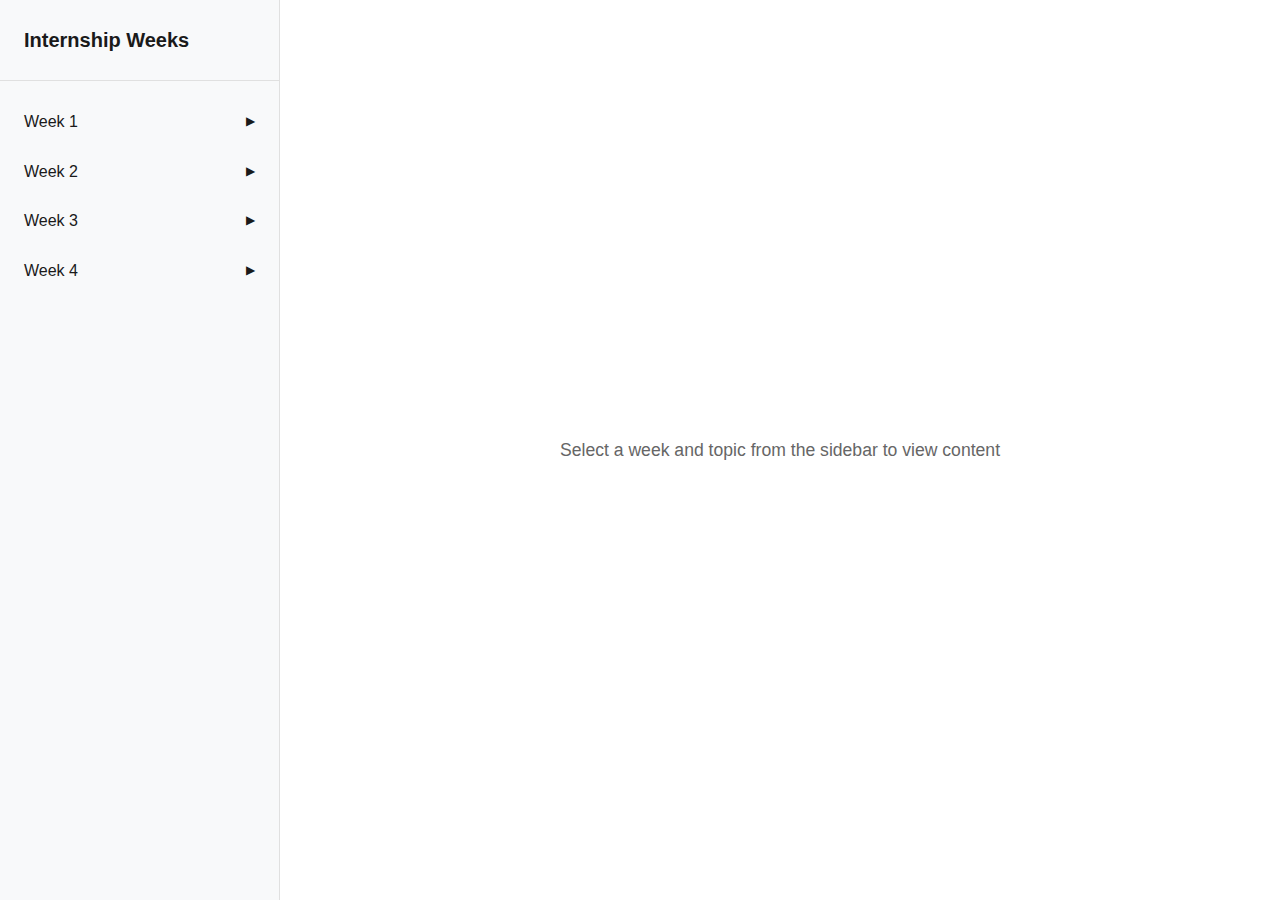
<file: final_year_internship.html>
<!DOCTYPE html>
<html lang="en">

<head>
    <meta charset="UTF-8">
    <meta name="viewport" content="width=device-width, initial-scale=1.0">
    <title>Final Year Internship</title>
    <link rel="stylesheet" href="style.css">
    <style>
        * {
            margin: 0;
            padding: 0;
            box-sizing: border-box;
        }

        body {
            font-family: -apple-system, BlinkMacSystemFont, "Segoe UI", Roboto, Oxygen, Ubuntu, Cantarell, sans-serif;
            background-color: #ffffff;
            color: #1a1a1a;
            line-height: 1.6;
            display: flex;
            height: 100vh;
            overflow: hidden;
        }

        /* Left Sidebar */
        .sidebar {
            width: 280px;
            background-color: #f8f9fa;
            border-right: 1px solid #e0e0e0;
            overflow-y: auto;
            padding: 1.5rem 0;
        }

        .sidebar-header {
            padding: 0 1.5rem 1.5rem;
            border-bottom: 1px solid #e0e0e0;
            margin-bottom: 1rem;
        }

        .sidebar-header h2 {
            font-size: 1.25rem;
            color: #1a1a1a;
            font-weight: 600;
        }

        .week-item {
            padding: 0 1.5rem;
        }

        .week-header {
            display: flex;
            align-items: center;
            justify-content: space-between;
            padding: 0.75rem 0;
            cursor: pointer;
            user-select: none;
            font-weight: 500;
            color: #1a1a1a;
            transition: color 0.2s ease;
        }

        .week-header:hover {
            color: #2563eb;
        }

        .week-header.active {
            color: #2563eb;
        }

        .week-toggle {
            font-size: 0.75rem;
            transition: transform 0.3s ease;
        }

        .week-toggle.expanded {
            transform: rotate(90deg);
        }

        .topics-list {
            max-height: 0;
            overflow: hidden;
            transition: max-height 0.3s ease;
            padding-left: 1rem;
        }

        .topics-list.expanded {
            max-height: 1000px;
        }

        .topic-item {
            padding: 0.5rem 0;
            padding-left: 1.5rem;
            cursor: pointer;
            color: #666666;
            font-size: 0.9rem;
            transition: color 0.2s ease, padding-left 0.2s ease;
        }

        .topic-item:hover {
            color: #2563eb;
            padding-left: 1.75rem;
        }

        .topic-item.active {
            color: #2563eb;
            font-weight: 500;
        }

        /* Right Content Area */
        .content-area {
            flex: 1;
            overflow-y: auto;
            background-color: #ffffff;
            padding: 2rem;
        }

        .content-container {
            max-width: 900px;
            margin: 0 auto;
        }

        .week-header-content {
            text-align: center;
            margin-bottom: 3rem;
            padding-bottom: 2rem;
            border-bottom: 2px solid #e0e0e0;
        }

        .week-header-content h1 {
            font-size: 2.5rem;
            color: #1a1a1a;
            margin-bottom: 0.5rem;
        }

        .week-header-content .subtitle {
            color: #666666;
            font-size: 1.1rem;
        }

        .objective {
            background: #f8f9fa;
            padding: 1.5rem;
            border-radius: 12px;
            border-left: 4px solid #2563eb;
            margin-bottom: 3rem;
        }

        .objective h2 {
            color: #2563eb;
            margin-bottom: 0.5rem;
            font-size: 1.3rem;
        }

        .objective p {
            color: #666666;
            line-height: 1.8;
        }

        .day-card {
            background: #f8f9fa;
            padding: 1.5rem;
            border-radius: 12px;
            margin-bottom: 2rem;
            border: 1px solid #e0e0e0;
            transition: transform 0.2s ease, box-shadow 0.2s ease;
            scroll-margin-top: 2rem;
        }

        .day-card:hover {
            transform: translateY(-2px);
            box-shadow: 0 4px 12px rgba(0, 0, 0, 0.1);
        }

        .day-card.highlight {
            border: 2px solid #2563eb;
            box-shadow: 0 4px 12px rgba(37, 99, 235, 0.2);
        }

        .day-header {
            display: flex;
            align-items: center;
            gap: 1rem;
            margin-bottom: 1rem;
        }

        .day-number {
            background: #2563eb;
            color: white;
            width: 40px;
            height: 40px;
            border-radius: 50%;
            display: flex;
            align-items: center;
            justify-content: center;
            font-weight: bold;
            flex-shrink: 0;
        }

        .day-title {
            font-size: 1.3rem;
            color: #1a1a1a;
            margin: 0;
        }

        .task-definition {
            color: #666666;
            line-height: 1.8;
            margin-top: 0.5rem;
        }

        .code-snippet {
            background: #f8f9fa;
            border: 1px solid #e0e0e0;
            border-radius: 8px;
            padding: 1.25rem;
            margin-top: 1rem;
            overflow-x: auto;
            font-family: 'Consolas', 'Monaco', 'Courier New', monospace;
            font-size: 0.875rem;
            line-height: 1.6;
        }

        .code-snippet pre {
            margin: 0;
            padding: 0;
            color: #1a1a1a;
            white-space: pre;
            overflow-x: auto;
        }

        .code-snippet .keyword {
            color: #2563eb;
            font-weight: 600;
        }

        .code-snippet .string {
            color: #059669;
        }

        .code-snippet .comment {
            color: #6b7280;
            font-style: italic;
        }

        .code-snippet .function {
            color: #7c3aed;
        }

        .code-snippet .number {
            color: #dc2626;
        }

        .output-snippet {
            background: #1a1a1a;
            border: 1px solid #333333;
            border-radius: 8px;
            padding: 1.25rem;
            margin-top: 0.5rem;
            overflow-x: auto;
            font-family: 'Consolas', 'Monaco', 'Courier New', monospace;
            font-size: 0.875rem;
            line-height: 1.6;
            color: #10b981;
            position: relative;
        }

        .output-snippet::before {
            content: "Output:";
            position: absolute;
            top: 0.5rem;
            right: 1rem;
            font-size: 0.75rem;
            color: #6b7280;
            font-weight: 600;
        }

        .output-snippet pre {
            margin: 0;
            padding: 0;
            color: #10b981;
            white-space: pre;
            overflow-x: auto;
        }

        .visual-box {
            background: #ffffff;
            border: 2px dashed #e0e0e0;
            border-radius: 8px;
            padding: 1.5rem;
            margin-top: 1rem;
            text-align: center;
        }

        .visual-box h4 {
            color: #1a1a1a;
            margin-bottom: 0.5rem;
        }

        .visual-box p {
            color: #666666;
            font-size: 0.9rem;
        }

        .ml-types-grid,
        .stats-grid,
        .metrics-grid {
            display: grid;
            grid-template-columns: repeat(auto-fit, minmax(150px, 1fr));
            gap: 1rem;
            margin-top: 1rem;
        }

        .ml-type-card,
        .stat-item,
        .metric-item {
            background: #ffffff;
            border: 1px solid #e0e0e0;
            border-radius: 8px;
            padding: 1rem;
            text-align: center;
        }

        .ml-type-card h4,
        .stat-item h4,
        .metric-item h4 {
            color: #2563eb;
            margin-bottom: 0.5rem;
            font-size: 0.9rem;
        }

        .ml-type-card p,
        .stat-item p,
        .metric-item p {
            color: #666666;
            font-size: 0.85rem;
        }

        .workflow-steps {
            display: flex;
            flex-direction: column;
            gap: 0.5rem;
            margin-top: 1rem;
        }

        .workflow-step {
            background: #ffffff;
            border-left: 3px solid #2563eb;
            padding: 0.75rem 1rem;
            color: #666666;
            font-size: 0.9rem;
        }

        .formula-box {
            background: #ffffff;
            border: 1px solid #e0e0e0;
            border-radius: 8px;
            padding: 1rem;
            margin-top: 1rem;
            text-align: center;
            font-family: 'Courier New', monospace;
        }

        .formula-box .formula {
            color: #2563eb;
            font-size: 1.1rem;
            margin: 0.5rem 0;
        }

        .chart-placeholder {
            background: linear-gradient(135deg, #f8f9fa 0%, #ffffff 100%);
            border: 2px solid #e0e0e0;
            border-radius: 8px;
            padding: 2rem;
            margin-top: 1rem;
            text-align: center;
            min-height: 150px;
            display: flex;
            align-items: center;
            justify-content: center;
        }

        .chart-placeholder::before {
            content: "📊";
            font-size: 3rem;
        }

        .visualization-images {
            display: grid;
            grid-template-columns: repeat(auto-fit, minmax(280px, 1fr));
            gap: 1.5rem;
            margin-top: 1.5rem;
        }

        .viz-image-container {
            background: #ffffff;
            border: 1px solid #e0e0e0;
            border-radius: 8px;
            padding: 1rem;
            text-align: center;
        }

        .viz-image-container h4 {
            color: #2563eb;
            margin-bottom: 0.75rem;
            font-size: 0.95rem;
        }

        .viz-image {
            width: 100%;
            height: 200px;
            background: #f8f9fa;
            border: 1px solid #e0e0e0;
            border-radius: 6px;
            display: flex;
            align-items: center;
            justify-content: center;
            position: relative;
            overflow: hidden;
        }

        /* Line Chart SVG */
        .viz-line {
            background: linear-gradient(135deg, #eff6ff 0%, #ffffff 100%);
        }

        .viz-line svg {
            width: 90%;
            height: 90%;
        }

        /* Bar Chart SVG */
        .viz-bar {
            background: linear-gradient(135deg, #fef3c7 0%, #ffffff 100%);
        }

        .viz-bar svg {
            width: 90%;
            height: 90%;
        }

        /* Histogram SVG */
        .viz-histogram {
            background: linear-gradient(135deg, #f0fdf4 0%, #ffffff 100%);
        }

        .viz-histogram svg {
            width: 90%;
            height: 90%;
        }

        /* Scatter Plot SVG */
        .viz-scatter {
            background: linear-gradient(135deg, #fce7f3 0%, #ffffff 100%);
        }

        .viz-scatter svg {
            width: 90%;
            height: 90%;
        }

        .empty-state {
            display: flex;
            align-items: center;
            justify-content: center;
            height: 100%;
            color: #666666;
            font-size: 1.1rem;
        }

        /* Smooth scroll */
        html {
            scroll-behavior: smooth;
        }
    </style>
</head>

<body>
    <!-- Left Sidebar -->
    <div class="sidebar">
        <div class="sidebar-header">
            <h2>Internship Weeks</h2>
        </div>

        <div class="week-item">
            <div class="week-header" onclick="toggleWeek(1)">
                <span>Week 1</span>
                <span class="week-toggle">▶</span>
            </div>
            <div class="topics-list" id="topics-week1">
                <div class="topic-item" onclick="loadTopic(1, 1)">Day 1 – Internship Induction & AI Overview</div>
                <div class="topic-item" onclick="loadTopic(1, 2)">Day 2 – Python Basics</div>
                <div class="topic-item" onclick="loadTopic(1, 3)">Day 3 – Functions & Modules</div>
                <div class="topic-item" onclick="loadTopic(1, 4)">Day 4 – Data Structures</div>
                <div class="topic-item" onclick="loadTopic(1, 5)">Day 5 – NumPy Basics</div>
            </div>
        </div>

        <div class="week-item">
            <div class="week-header" onclick="toggleWeek(2)">
                <span>Week 2</span>
                <span class="week-toggle">▶</span>
            </div>
            <div class="topics-list" id="topics-week2">
                <div class="topic-item" onclick="loadTopic(2, 1)">Day 1 – Pandas Introduction</div>
                <div class="topic-item" onclick="loadTopic(2, 2)">Day 2 – Data Cleaning</div>
                <div class="topic-item" onclick="loadTopic(2, 3)">Day 3 – Exploratory Data Analysis (EDA)</div>
                <div class="topic-item" onclick="loadTopic(2, 4)">Day 4 – Data Visualization</div>
                <div class="topic-item" onclick="loadTopic(2, 5)">Day 5 – Mini Task</div>
            </div>
        </div>

        <div class="week-item">
            <div class="week-header" onclick="toggleWeek(3)">
                <span>Week 3</span>
                <span class="week-toggle">▶</span>
            </div>
            <div class="topics-list" id="topics-week3">
                <div class="topic-item" onclick="loadTopic(3, 1)">Day 1 – Statistics Basics</div>
                <div class="topic-item" onclick="loadTopic(3, 2)">Day 2 – Probability Concepts</div>
                <div class="topic-item" onclick="loadTopic(3, 3)">Day 3 – Linear Algebra</div>
                <div class="topic-item" onclick="loadTopic(3, 4)">Day 4 – Calculus for ML</div>
                <div class="topic-item" onclick="loadTopic(3, 5)">Day 5 – Practice Session</div>
            </div>
        </div>

        <div class="week-item">
            <div class="week-header" onclick="toggleWeek(4)">
                <span>Week 4</span>
                <span class="week-toggle">▶</span>
            </div>
            <div class="topics-list" id="topics-week4">
                <div class="topic-item" onclick="loadTopic(4, 1)">Day 1 – ML Introduction</div>
                <div class="topic-item" onclick="loadTopic(4, 2)">Day 2 – ML Workflow</div>
                <div class="topic-item" onclick="loadTopic(4, 3)">Day 3 – Train-Test Split</div>
                <div class="topic-item" onclick="loadTopic(4, 4)">Day 4 – Model Evaluation Metrics</div>
                <div class="topic-item" onclick="loadTopic(4, 5)">Day 5 – ML Case Study</div>
            </div>
        </div>
    </div>

    <!-- Right Content Area -->
    <div class="content-area" id="contentArea">
        <div class="empty-state">
            Select a week and topic from the sidebar to view content
        </div>
    </div>

    <script>
        // Week data structure
        const weekData = {
            1: {
                title: "Week 1",
                subtitle: "Programming & Data-Handling Fundamentals",
                objective: "Build strong programming and data-handling fundamentals.",
                days: [
                    {
                        number: 1,
                        title: "Internship Induction & AI Overview",
                        task: "Understood internship objectives, evaluation criteria, and tools. Studied basics of Artificial Intelligence, Machine Learning, and Deep Learning, including real-world applications.",
                        type: "visual",
                        visualContent: { title: "AI Learning Path", text: "AI → Machine Learning → Deep Learning" }
                    },
                    {
                        number: 2,
                        title: "Python Basics",
                        task: "Practiced Python syntax, variables, data types, conditional statements, and loops. Wrote basic programs for arithmetic operations and decision-making.",
                        type: "code",
                        code: `# Variables and Data Types
name = "Python"  # String
age = 25  # Integer
height = 5.9  # Float
is_student = True  # Boolean

# Conditional Statements
if age >= 18:
    print("Adult")
else:
    print("Minor")

# Loops
for i in range(5):
    print(i)`,
                        output: `Adult
0
1
2
3
4`
                    },
                    {
                        number: 3,
                        title: "Functions & Modules",
                        task: "Implemented user-defined functions, lambda functions, and explored built-in Python modules such as math and random.",
                        type: "code",
                        code: `# User-defined Function
def calculate_area(radius):
    return 3.14159 * radius ** 2

# Lambda Function
square = lambda x: x ** 2

# Using Built-in Modules
import math
import random

result = math.sqrt(16)
random_num = random.randint(1, 100)

print(f"Area of circle with radius 5: {calculate_area(5)}")
print(f"Square of 7: {square(7)}")
print(f"Square root of 16: {result}")
print(f"Random number: {random_num}")`,
                        output: `Area of circle with radius 5: 78.53975
Square of 7: 49
Square root of 16: 4.0
Random number: 42`
                    },
                    {
                        number: 4,
                        title: "Data Structures",
                        task: "Worked with lists, tuples, sets, and dictionaries. Performed operations like indexing, slicing, and iteration.",
                        type: "code",
                        code: `# Lists (Mutable)
fruits = ["apple", "banana", "cherry"]
fruits[0] = "orange"  # Can modify
print("Modified list:", fruits)

# Tuples (Immutable)
coordinates = (10, 20)
print("Coordinates:", coordinates)

# Sets (Unique elements)
unique_numbers = {1, 2, 3, 3, 4}  # {1, 2, 3, 4}
print("Unique numbers:", unique_numbers)

# Dictionaries (Key-Value pairs)
student = {
    "name": "John",
    "age": 20,
    "grade": "A"
}
print("Student info:", student)
print("Student name:", student["name"])`,
                        output: `Modified list: ['orange', 'banana', 'cherry']
Coordinates: (10, 20)
Unique numbers: {1, 2, 3, 4}
Student info: {'name': 'John', 'age': 20, 'grade': 'A'}
Student name: John`
                    },
                    {
                        number: 5,
                        title: "NumPy Basics",
                        task: "Learned NumPy arrays, array operations, reshaping, and mathematical computations for numerical data.",
                        type: "code",
                        code: `import numpy as np

# Creating Arrays
arr = np.array([1, 2, 3, 4, 5])
matrix = np.array([[1, 2], [3, 4]])

# Array Operations
result = arr * 2  # [2, 4, 6, 8, 10]
sum_arr = np.sum(arr)

# Reshaping
reshaped = arr.reshape(5, 1)

# Mathematical Operations
mean_val = np.mean(arr)
std_val = np.std(arr)

print("Original array:", arr)
print("Multiplied by 2:", result)
print("Sum:", sum_arr)
print("Mean:", mean_val)
print("Standard Deviation:", std_val)`,
                        output: `Original array: [1 2 3 4 5]
Multiplied by 2: [ 2  4  6  8 10]
Sum: 15
Mean: 3.0
Standard Deviation: 1.4142135623730951`
                    }
                ]
            },
            2: {
                title: "Week 2",
                subtitle: "Data Manipulation & Visual Interpretation",
                objective: "Learn data manipulation and visual interpretation.",
                days: [
                    {
                        number: 1,
                        title: "Pandas Introduction",
                        task: "Studied Series and DataFrame structures, data loading (CSV), and basic inspection methods.",
                        type: "code",
                        code: `import pandas as pd

# Creating Series
series = pd.Series([1, 2, 3, 4, 5])

# Creating DataFrame
data = {
    'Name': ['Alice', 'Bob', 'Charlie'],
    'Age': [25, 30, 35],
    'City': ['NYC', 'LA', 'Chicago']
}
df = pd.DataFrame(data)

# Basic Inspection
print("DataFrame:")
print(df)
print("\nDataFrame Info:")
print(df.info())
print("\nStatistical Summary:")
print(df.describe())`,
                        output: `DataFrame:
      Name  Age     City
0    Alice   25      NYC
1      Bob   30       LA
2  Charlie   35  Chicago

DataFrame Info:
<class 'pandas.core.frame.DataFrame'>
RangeIndex: 3 entries, 0 to 2
Data columns (total 3 columns):
 #   Column  Non-Null Count  Dtype 
---  ------  --------------  ----- 
 0   Name    3 non-null      object
 1   Age     3 non-null      int64 
 2   City    3 non-null      object
dtypes: int64(1), object(2)

Statistical Summary:
             Age
count   3.000000
mean   30.000000
std     5.000000
min    25.000000
25%    27.500000
50%    30.000000
75%    32.500000
max    35.000000`
                    },
                    {
                        number: 2,
                        title: "Data Cleaning",
                        task: "Handled missing values, duplicates, and data type conversions using Pandas.",
                        type: "code",
                        code: `import pandas as pd
import numpy as np

# Sample data with missing values
data = {
    'A': [1, 2, np.nan, 4],
    'B': [5, np.nan, 7, 8],
    'C': [9, 10, 11, 12]
}
df = pd.DataFrame(data)

print("Original DataFrame:")
print(df)

# Fill missing values with mean
df_filled = df.fillna(df.mean())
print("\nAfter filling NaN with mean:")
print(df_filled)

# Remove duplicates
df_no_dup = df.drop_duplicates()
print("\nShape after removing duplicates:", df_no_dup.shape)`,
                        output: `Original DataFrame:
     A    B   C
0  1.0  5.0   9
1  2.0  NaN  10
2  NaN  7.0  11
3  4.0  8.0  12

After filling NaN with mean:
          A         B   C
0  1.000000  5.000000   9
1  2.000000  6.666667  10
2  2.333333  7.000000  11
3  4.000000  8.000000  12

Shape after removing duplicates: (4, 3)`
                    },
                    {
                        number: 3,
                        title: "Exploratory Data Analysis (EDA)",
                        task: "Analyzed datasets using descriptive statistics and correlation analysis.",
                        type: "code",
                        code: `import pandas as pd

# Sample data
data = {
    'feature1': [1, 2, 3, 4, 5],
    'feature2': [2, 4, 6, 8, 10],
    'target': [1, 3, 5, 7, 9]
}
df = pd.DataFrame(data)

# Descriptive Statistics
print("Descriptive Statistics:")
print(df.describe())

# Correlation Analysis
print("\nCorrelation Matrix:")
correlation_matrix = df.corr()
print(correlation_matrix)

# Value Counts (categorical data example)
print("\nMean values:")
print(df.mean())`,
                        output: `Descriptive Statistics:
       feature1  feature2  target
count       5.0       5.0     5.0
mean        3.0       6.0     5.0
std         1.58      3.16    3.16
min         1.0       2.0     1.0
25%         2.0       4.0     3.0
50%         3.0       6.0     5.0
75%         4.0       8.0     7.0
max         5.0      10.0     9.0

Correlation Matrix:
          feature1  feature2  target
feature1       1.0       1.0     1.0
feature2       1.0       1.0     1.0
target         1.0       1.0     1.0

Mean values:
feature1    3.0
feature2    6.0
target      5.0`,
                        visual: { title: "EDA Insights", text: "Understanding data distribution, relationships, and patterns" }
                    },
                    {
                        number: 4,
                        title: "Data Visualization",
                        task: "Created line plots, bar charts, histograms, and scatter plots using Matplotlib.",
                        type: "code",
                        code: `import matplotlib.pyplot as plt
import pandas as pd

# Sample data
data = {
    'x': [1, 2, 3, 4, 5],
    'y': [2, 4, 6, 8, 10],
    'category': ['A', 'B', 'C', 'A', 'B']
}
df = pd.DataFrame(data)

# Line Plot
plt.plot(df['x'], df['y'])
plt.title('Line Plot')
plt.show()

# Bar Chart
df['category'].value_counts().plot(kind='bar')
plt.title('Bar Chart')
plt.show()

# Histogram
df['y'].hist(bins=5)
plt.title('Histogram')
plt.show()

# Scatter Plot
plt.scatter(df['x'], df['y'])
plt.title('Scatter Plot')
plt.show()

print("Plots displayed successfully!")`,
                        output: `Plots displayed successfully!`,
                        showVizImages: true
                    },
                    {
                        number: 5,
                        title: "Mini Task",
                        task: "Performed complete EDA on a sample dataset and summarized insights.",
                        type: "visual",
                        visualContent: { title: "Complete EDA Workflow", text: "Data Loading → Cleaning → Analysis → Visualization → Insights" }
                    }
                ]
            },
            3: {
                title: "Week 3",
                subtitle: "Mathematical Foundation for ML Algorithms",
                objective: "Build mathematical foundation for ML algorithms.",
                days: [
                    {
                        number: 1,
                        title: "Statistics Basics",
                        task: "Learned mean, median, mode, variance, and standard deviation.",
                        type: "stats",
                        code: `import numpy as np
from scipy import stats

data = [10, 20, 30, 40, 50]

# Mean
mean = np.mean(data)  # 30

# Median
median = np.median(data)  # 30

# Mode (using scipy)
mode = stats.mode(data, keepdims=True)

# Variance
variance = np.var(data)

# Standard Deviation
std_dev = np.std(data)

print(f"Mean: {mean}")
print(f"Median: {median}")
print(f"Variance: {variance}")
print(f"Standard Deviation: {std_dev}")`,
                        output: `Mean: 30.0
Median: 30.0
Variance: 200.0
Standard Deviation: 14.142135623730951`
                    },
                    {
                        number: 2,
                        title: "Probability Concepts",
                        task: "Studied probability distributions and real-world probability examples.",
                        type: "formula",
                        formula: "P(A) = Number of favorable outcomes / Total outcomes",
                        visual: { title: "Common Distributions", text: "Normal, Binomial, Poisson, Uniform" }
                    },
                    {
                        number: 3,
                        title: "Linear Algebra",
                        task: "Worked with vectors, matrices, transpose, and matrix multiplication.",
                        type: "code",
                        code: `import numpy as np

# Vectors
vector = np.array([1, 2, 3])

# Matrices
matrix_a = np.array([[1, 2], [3, 4]])
matrix_b = np.array([[5, 6], [7, 8]])

# Transpose
transpose = matrix_a.T

# Matrix Multiplication
result = np.dot(matrix_a, matrix_b)

# Element-wise operations
element_wise = matrix_a * matrix_b

print("Matrix A:")
print(matrix_a)
print("\nMatrix B:")
print(matrix_b)
print("\nTranspose of A:")
print(transpose)
print("\nMatrix Multiplication (A × B):")
print(result)
print("\nElement-wise Multiplication:")
print(element_wise)`,
                        output: `Matrix A:
[[1 2]
 [3 4]]

Matrix B:
[[5 6]
 [7 8]]

Transpose of A:
[[1 3]
 [2 4]]

Matrix Multiplication (A × B):
[[19 22]
 [43 50]]

Element-wise Multiplication:
[[ 5 12]
 [21 32]]`,
                        formula: "C = A × B",
                        formulaDesc: "(m×n) × (n×p) = (m×p)"
                    },
                    {
                        number: 4,
                        title: "Calculus for ML",
                        task: "Understood gradients and their role in optimization.",
                        type: "formula",
                        formula: "∇f = (∂f/∂x, ∂f/∂y, ...)",
                        formulaDesc: "Used in gradient descent for optimization",
                        visual: { title: "Gradient Descent", text: "Finding minimum by following the steepest descent direction" }
                    },
                    {
                        number: 5,
                        title: "Practice Session",
                        task: "Solved numerical problems related to statistics and linear algebra.",
                        type: "code",
                        code: `# Example: Calculate statistics
import numpy as np

scores = [85, 90, 78, 92, 88, 76, 95, 82]

# Statistics
mean_score = np.mean(scores)
std_score = np.std(scores)

# Example: Matrix operations
A = np.array([[1, 2], [3, 4]])
B = np.array([[2, 0], [0, 2]])

# Matrix multiplication
C = A @ B

# Determinant
det_A = np.linalg.det(A)

print(f"Mean Score: {mean_score}")
print(f"Standard Deviation: {std_score}")
print("\nMatrix Multiplication Result:")
print(C)
print(f"\nDeterminant of A: {det_A}")`,
                        output: `Mean Score: 85.75
Standard Deviation: 6.019470235374123

Matrix Multiplication Result:
[[2 4]
 [6 8]]

Determinant of A: -2.0000000000000004`
                    }
                ]
            },
            4: {
                title: "Week 4",
                subtitle: "ML Concepts & Workflow",
                objective: "Understand ML concepts and workflow.",
                days: [
                    {
                        number: 1,
                        title: "ML Introduction",
                        task: "Studied types of ML – supervised, unsupervised, and reinforcement learning.",
                        type: "ml-types",
                        visual: { title: "ML Learning Types", text: "Supervised → Unsupervised → Reinforcement" }
                    },
                    {
                        number: 2,
                        title: "ML Workflow",
                        task: "Learned data preprocessing, feature selection, model training, and evaluation.",
                        type: "workflow",
                        code: `# ML Workflow Example
from sklearn.preprocessing import StandardScaler
from sklearn.model_selection import train_test_split
from sklearn.ensemble import RandomForestClassifier
import numpy as np

# Sample data
X = np.random.rand(100, 4)
y = np.random.randint(0, 2, 100)

# 1. Data Preprocessing
scaler = StandardScaler()
X_scaled = scaler.fit_transform(X)

# 2. Train-Test Split
X_train, X_test, y_train, y_test = train_test_split(
    X_scaled, y, test_size=0.2, random_state=42
)

# 3. Model Training
model = RandomForestClassifier(random_state=42)
model.fit(X_train, y_train)

# 4. Model Evaluation
accuracy = model.score(X_test, y_test)

print(f"Training set shape: {X_train.shape}")
print(f"Test set shape: {X_test.shape}")
print(f"Model Accuracy: {accuracy:.2f}")`,
                        output: `Training set shape: (80, 4)
Test set shape: (20, 4)
Model Accuracy: 0.55`
                    },
                    {
                        number: 3,
                        title: "Train-Test Split",
                        task: "Implemented train-test split using scikit-learn.",
                        type: "code",
                        code: `from sklearn.model_selection import train_test_split
import pandas as pd
import numpy as np

# Sample data
np.random.seed(42)
df = pd.DataFrame({
    'feature1': np.random.rand(100),
    'feature2': np.random.rand(100),
    'feature3': np.random.rand(100),
    'target': np.random.randint(0, 2, 100)
})

X = df.drop('target', axis=1)
y = df['target']

# Train-Test Split (80-20 split)
X_train, X_test, y_train, y_test = train_test_split(
    X, y, 
    test_size=0.2,      # 20% for testing
    random_state=42,     # For reproducibility
    stratify=y          # Maintain class distribution
)

# Check shapes
print(f"Training set: {X_train.shape}")
print(f"Test set: {X_test.shape}")
print(f"Training labels: {y_train.shape}")
print(f"Test labels: {y_test.shape}")`,
                        output: `Training set: (80, 3)
Test set: (20, 3)
Training labels: (80,)
Test labels: (20,)`,
                        visual: { title: "Data Split", text: "Training Set (80%) → Model Learning | Test Set (20%) → Model Evaluation" }
                    },
                    {
                        number: 4,
                        title: "Model Evaluation Metrics",
                        task: "Studied accuracy, precision, recall, F1-score, and confusion matrix.",
                        type: "metrics",
                        code: `from sklearn.metrics import (
    accuracy_score, precision_score, 
    recall_score, f1_score, confusion_matrix
)
import numpy as np

# Simulated predictions
y_test = np.array([0, 1, 1, 0, 1, 1, 0, 0, 1, 0])
y_pred = np.array([0, 1, 1, 0, 1, 0, 0, 1, 1, 0])

# Calculate metrics
accuracy = accuracy_score(y_test, y_pred)
precision = precision_score(y_test, y_pred)
recall = recall_score(y_test, y_pred)
f1 = f1_score(y_test, y_pred)

# Confusion Matrix
cm = confusion_matrix(y_test, y_pred)

print(f"Accuracy: {accuracy:.2f}")
print(f"Precision: {precision:.2f}")
print(f"Recall: {recall:.2f}")
print(f"F1-Score: {f1:.2f}")
print("\nConfusion Matrix:")
print(cm)
print("[[TN, FP],")
print(" [FN, TP]]")`,
                        output: `Accuracy: 0.80
Precision: 0.80
Recall: 0.80
F1-Score: 0.80

Confusion Matrix:
[[4 1]
 [1 4]]
[[TN, FP],
 [FN, TP]]`
                    },
                    {
                        number: 5,
                        title: "ML Case Study",
                        task: "Reviewed a real-world ML project lifecycle.",
                        type: "workflow",
                        visual: { title: "Real-World ML Project Lifecycle", text: "Problem Definition → Data Collection → EDA → Preprocessing → Model Development → Evaluation → Deployment → Monitoring" }
                    }
                ]
            }
        };

        let currentWeek = null;

        function toggleWeek(weekNum) {
            const topicsList = document.getElementById(`topics-week${weekNum}`);
            const weekHeader = event.currentTarget;
            const toggle = weekHeader.querySelector('.week-toggle');

            const isExpanded = topicsList.classList.contains('expanded');
            const isNewWeek = currentWeek !== weekNum;

            // Close all other weeks
            document.querySelectorAll('.topics-list').forEach(list => {
                if (list.id !== `topics-week${weekNum}`) {
                    list.classList.remove('expanded');
                }
            });
            document.querySelectorAll('.week-toggle').forEach(t => {
                if (t !== toggle) {
                    t.classList.remove('expanded');
                }
            });
            document.querySelectorAll('.week-header').forEach(h => {
                if (h !== weekHeader) {
                    h.classList.remove('active');
                }
            });

            // Toggle current week
            topicsList.classList.toggle('expanded');
            toggle.classList.toggle('expanded');
            weekHeader.classList.toggle('active');

            // Load week content if expanding
            if (!isExpanded) {
                const wasDifferentWeek = currentWeek !== null && currentWeek !== weekNum;
                currentWeek = weekNum;
                loadWeek(weekNum);

                // If it's a new week (different from previous), automatically scroll to first topic
                if (wasDifferentWeek) {
                    setTimeout(() => {
                        const dayCard = document.getElementById(`day-${weekNum}-1`);
                        if (dayCard) {
                            dayCard.scrollIntoView({ behavior: 'smooth', block: 'start' });
                            dayCard.classList.add('highlight');
                            setTimeout(() => {
                                dayCard.classList.remove('highlight');
                            }, 2000);
                        }
                    }, 200);
                }
            } else {
                // If collapsing, reset current week
                currentWeek = null;
            }
        }

        function loadWeek(weekNum) {
            const week = weekData[weekNum];
            if (!week) return;

            const contentArea = document.getElementById('contentArea');
            let html = `
                <div class="content-container">
                    <div class="week-header-content">
                        <h1>${week.title}</h1>
                        <p class="subtitle">${week.subtitle}</p>
                    </div>
                    <div class="objective">
                        <h2>Objective</h2>
                        <p>${week.objective}</p>
                    </div>
            `;

            week.days.forEach(day => {
                html += renderDayCard(day, weekNum);
            });

            html += '</div>';
            contentArea.innerHTML = html;

            // Remove active state from all topics
            document.querySelectorAll('.topic-item').forEach(item => {
                item.classList.remove('active');
            });

            // Auto-select first topic of the week
            const firstTopic = document.querySelector(`#topics-week${weekNum} .topic-item`);
            if (firstTopic) {
                firstTopic.classList.add('active');
            }
        }

        function loadTopic(weekNum, dayNum) {
            // Load week if not already loaded
            const contentArea = document.getElementById('contentArea');
            if (!contentArea.querySelector('.content-container')) {
                loadWeek(weekNum);
            }

            // Wait for content to load, then scroll
            setTimeout(() => {
                const dayCard = document.getElementById(`day-${weekNum}-${dayNum}`);
                if (dayCard) {
                    // Remove highlight from all cards
                    document.querySelectorAll('.day-card').forEach(card => {
                        card.classList.remove('highlight');
                    });

                    // Highlight target card
                    dayCard.classList.add('highlight');

                    // Smooth scroll to card
                    dayCard.scrollIntoView({ behavior: 'smooth', block: 'start' });

                    // Remove highlight after animation
                    setTimeout(() => {
                        dayCard.classList.remove('highlight');
                    }, 2000);
                }
            }, 100);

            // Update active topic in sidebar
            if (event && event.currentTarget) {
                document.querySelectorAll('.topic-item').forEach(item => {
                    item.classList.remove('active');
                });
                event.currentTarget.classList.add('active');
            }
        }

        function cleanCode(code) {
            if (!code) return '';
            return code.trim().replace(/\n\s*\n\s*\n/g, '\n\n');
        }

        function renderCodeSnippet(code) {
            if (!code) return '';
            const cleaned = cleanCode(code);
            return `<div class="code-snippet"><pre>${highlightCode(cleaned)}</pre></div>`;
        }

        function renderOutputSnippet(output) {
            if (!output) return '';
            const cleaned = cleanCode(output);
            return `<div class="output-snippet"><pre>${escapeHtml(cleaned)}</pre></div>`;
        }

        function escapeHtml(text) {
            const map = {
                '&': '&amp;',
                '<': '&lt;',
                '>': '&gt;',
                '"': '&quot;',
                "'": '&#039;'
            };
            return text.replace(/[&<>"']/g, m => map[m]);
        }

        function renderVisualizationImages() {
            return `
        <div class="visualization-images">
            <div class="viz-image-container">
                <h4>Line Plot</h4>
                <div class="viz-image viz-line">
                    <img src="assets/1.png" alt="Line Plot" style="width: 100%; height: auto; border-radius: 4px;">
                </div>
            </div>
            
            <div class="viz-image-container">
                <h4>Bar Chart</h4>
                <div class="viz-image viz-bar">
                    <img src="assets/2.png" alt="Bar Chart" style="width: 100%; height: auto; border-radius: 4px;">
                </div>
            </div>
            
            <div class="viz-image-container">
                <h4>Histogram</h4>
                <div class="viz-image viz-histogram">
                    <img src="assets/3.png" alt="Histogram" style="width: 100%; height: auto; border-radius: 4px;">
                </div>
            </div>
            
            <div class="viz-image-container">
                <h4>Scatter Plot</h4>
                <div class="viz-image viz-scatter">
                    <img src="assets/4.png" alt="Scatter Plot" style="width: 100%; height: auto; border-radius: 4px;">
                </div>
            </div>
        </div>
    `;
        }
        function renderDayCard(day, weekNum) {
            let html = `<div class="day-card" id="day-${weekNum}-${day.number}">`;
            html += `
                <div class="day-header">
                    <div class="day-number">${day.number}</div>
                    <h3 class="day-title">${day.title}</h3>
                </div>
                <div class="task-definition">
                    <strong>Task Definition:</strong> ${day.task}
                </div>
            `;

            if (day.type === 'code' && day.code) {
                html += renderCodeSnippet(day.code);
                if (day.output) {
                    html += renderOutputSnippet(day.output);
                }
                if (day.showVizImages) {
                    html += renderVisualizationImages();
                }
            }

            if (day.type === 'formula' && day.formula) {
                html += `
                    <div class="formula-box">
                        <p><strong>${day.formula.includes('∇') ? 'Gradient (Derivative):' : 'Probability Formula:'}</strong></p>
                        <div class="formula">${day.formula}</div>
                        ${day.formulaDesc ? `<p style="font-size: 0.85rem; color: #666666; margin-top: 0.5rem;">${day.formulaDesc}</p>` : ''}
                    </div>
                `;
            }

            if (day.type === 'ml-types') {
                html += `
                    <div class="ml-types-grid">
                        <div class="ml-type-card">
                            <h4>Supervised Learning</h4>
                            <p>Learning with labeled data (Classification & Regression)</p>
                        </div>
                        <div class="ml-type-card">
                            <h4>Unsupervised Learning</h4>
                            <p>Learning from unlabeled data (Clustering & Dimensionality Reduction)</p>
                        </div>
                        <div class="ml-type-card">
                            <h4>Reinforcement Learning</h4>
                            <p>Learning through interaction and rewards</p>
                        </div>
                    </div>
                `;
            }

            if (day.type === 'stats') {
                html += `
                    <div class="stats-grid">
                        <div class="stat-item"><h4>Mean</h4><p>Average value</p></div>
                        <div class="stat-item"><h4>Median</h4><p>Middle value</p></div>
                        <div class="stat-item"><h4>Mode</h4><p>Most frequent</p></div>
                        <div class="stat-item"><h4>Variance</h4><p>Spread measure</p></div>
                        <div class="stat-item"><h4>Std Dev</h4><p>√Variance</p></div>
                    </div>
                `;
                if (day.code) {
                    html += renderCodeSnippet(day.code);
                    if (day.output) {
                        html += renderOutputSnippet(day.output);
                    }
                }
            }

            if (day.type === 'metrics') {
                html += `
                    <div class="metrics-grid">
                        <div class="metric-item"><h4>Accuracy</h4><p>Overall correctness</p></div>
                        <div class="metric-item"><h4>Precision</h4><p>True positives / (TP + FP)</p></div>
                        <div class="metric-item"><h4>Recall</h4><p>True positives / (TP + FN)</p></div>
                        <div class="metric-item"><h4>F1-Score</h4><p>Harmonic mean of precision & recall</p></div>
                        <div class="metric-item"><h4>Confusion Matrix</h4><p>TP, TN, FP, FN visualization</p></div>
                    </div>
                `;
                if (day.code) {
                    html += renderCodeSnippet(day.code);
                    if (day.output) {
                        html += renderOutputSnippet(day.output);
                    }
                }
            }

            if (day.type === 'workflow') {
                const steps = day.number === 2 ? [
                    "1. Data Collection & Loading",
                    "2. Data Preprocessing (cleaning, normalization)",
                    "3. Feature Selection & Engineering",
                    "4. Model Selection & Training",
                    "5. Model Evaluation & Validation",
                    "6. Model Deployment & Monitoring"
                ] : [
                    "1. Define business problem and objectives",
                    "2. Collect and understand domain data",
                    "3. Perform exploratory data analysis",
                    "4. Clean and preprocess data",
                    "5. Feature engineering and selection",
                    "6. Model selection and hyperparameter tuning",
                    "7. Model validation and testing",
                    "8. Deployment and production monitoring"
                ];
                html += '<div class="workflow-steps">';
                steps.forEach(step => {
                    html += `<div class="workflow-step">${step}</div>`;
                });
                html += '</div>';
                if (day.code) {
                    html += renderCodeSnippet(day.code);
                    if (day.output) {
                        html += renderOutputSnippet(day.output);
                    }
                }
            }

            if (day.visual || day.visualContent) {
                const visual = day.visual || day.visualContent;
                html += `
                    <div class="visual-box">
                        <h4>${visual.title}</h4>
                        <p>${visual.text}</p>
                    </div>
                `;
            }

            html += '</div>';
            return html;
        }

        function highlightCode(code) {
            if (!code) return '';

            // Escape HTML
            let highlighted = code
                .replace(/&/g, '&amp;')
                .replace(/</g, '&lt;')
                .replace(/>/g, '&gt;');

            // Protect strings by replacing them with placeholders
            const strings = [];
            highlighted = highlighted.replace(/(["'])(?:(?=(\\?))\2.)*?\1/g, (match) => {
                const placeholder = `__STR${strings.length}__`;
                strings.push(match);
                return placeholder;
            });

            // Highlight Python keywords
            const keywords = /\b(def|import|from|as|if|else|elif|for|in|while|return|lambda|True|False|None|and|or|not|try|except|finally|with|class|pass|break|continue|yield|async|await|is|del|global|nonlocal)\b/g;
            highlighted = highlighted.replace(keywords, '<span class="keyword">$1</span>');

            // Highlight common built-in functions and libraries
            highlighted = highlighted.replace(/\b(print|len|range|str|int|float|list|dict|set|tuple|max|min|sum|abs|round|type|isinstance)\b/g, '<span class="function">$1</span>');
            highlighted = highlighted.replace(/\b(np|pd|plt|sklearn|scipy|matplotlib|pandas|numpy)\b/g, '<span class="function">$1</span>');

            // Highlight numbers
            highlighted = highlighted.replace(/\b(\d+\.?\d*)\b/g, '<span class="number">$1</span>');

            // Restore strings with highlighting
            strings.forEach((str, i) => {
                highlighted = highlighted.replace(`__STR${i}__`, '<span class="string">' + str + '</span>');
            });

            // Highlight comments (last, so they override)
            highlighted = highlighted.replace(/(#.*$)/gm, '<span class="comment">$1</span>');

            return highlighted;
        }
    </script>
</body>

</html>
</file>
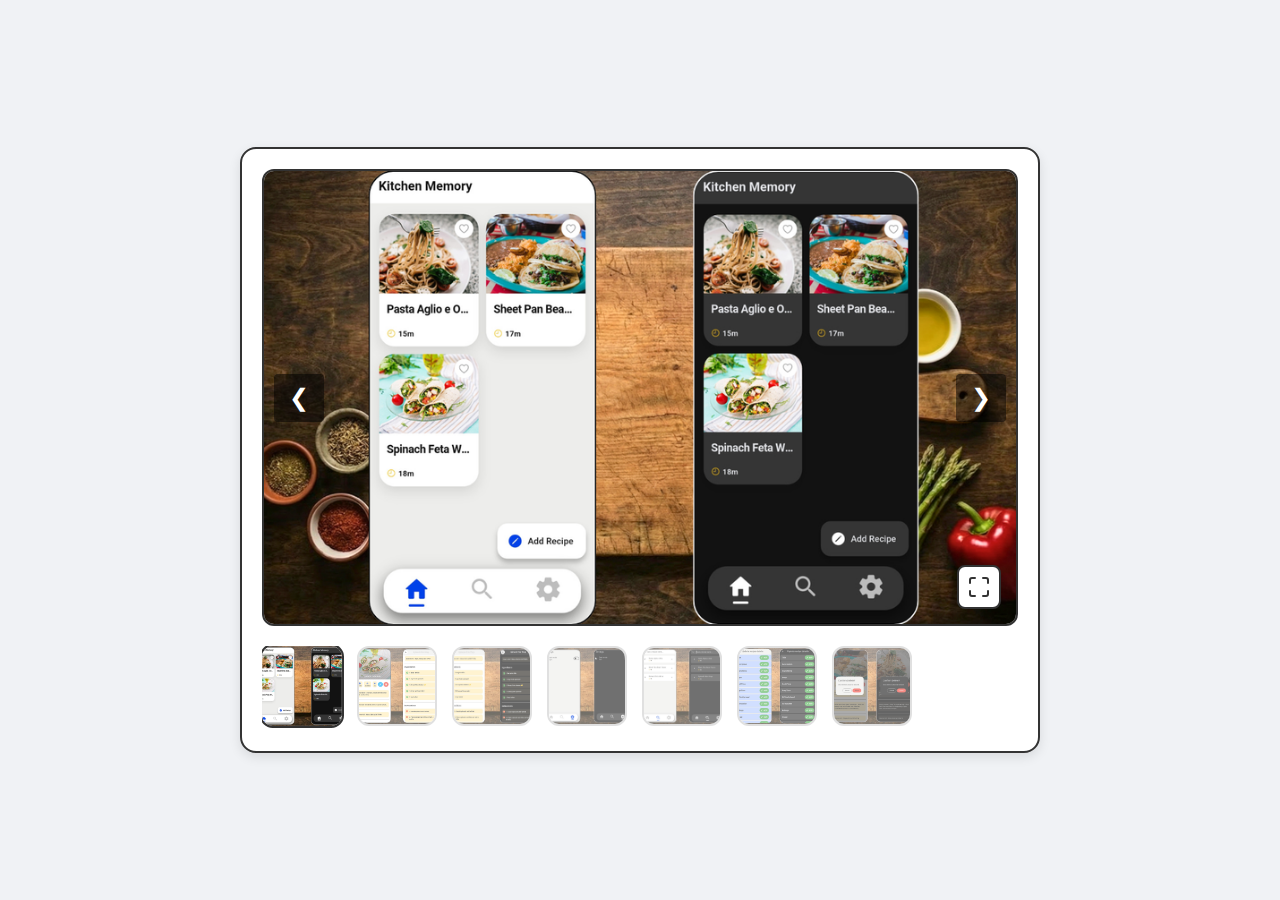
<file: screnshots.html>
<!DOCTYPE html>
<html lang="en">
<head>
    <meta charset="UTF-8">
    <meta name="viewport" content="width=device-width, initial-scale=1.0">
    <title>Basic Image Viewer</title>
    <link rel="stylesheet" href="./screen_shot_style.css">
</head>
<body>

    <div class="viewer-container">
        
        <div class="preview-area" id="preview-area">
            
            <img id="main-image" src="assets/screenshots/1.png" alt="Main Preview">

            <button class="nav-btn prev-btn" id="prev-btn">&#10094;</button>
            <button class="nav-btn next-btn" id="next-btn">&#10095;</button>

            <button class="fullscreen-btn" id="fs-toggle-btn">
                <svg xmlns="http://www.w3.org/2000/svg" width="24" height="24" viewBox="0 0 24 24" fill="none" stroke="currentColor" stroke-width="2" stroke-linecap="round" stroke-linejoin="round" class="feather feather-maximize"><path d="M8 3H5a2 2 0 0 0-2 2v3m18 0V5a2 2 0 0 0-2-2h-3m0 18h3a2 2 0 0 0 2-2v-3M3 16v3a2 2 0 0 0 2 2h3"/></svg>
            </button>
        </div>


        <div class="thumbnail-strip" id="thumbnail-container">
            </div>

    </div>

    <script src="./script.js"></script>
</body>
</html>
</file>
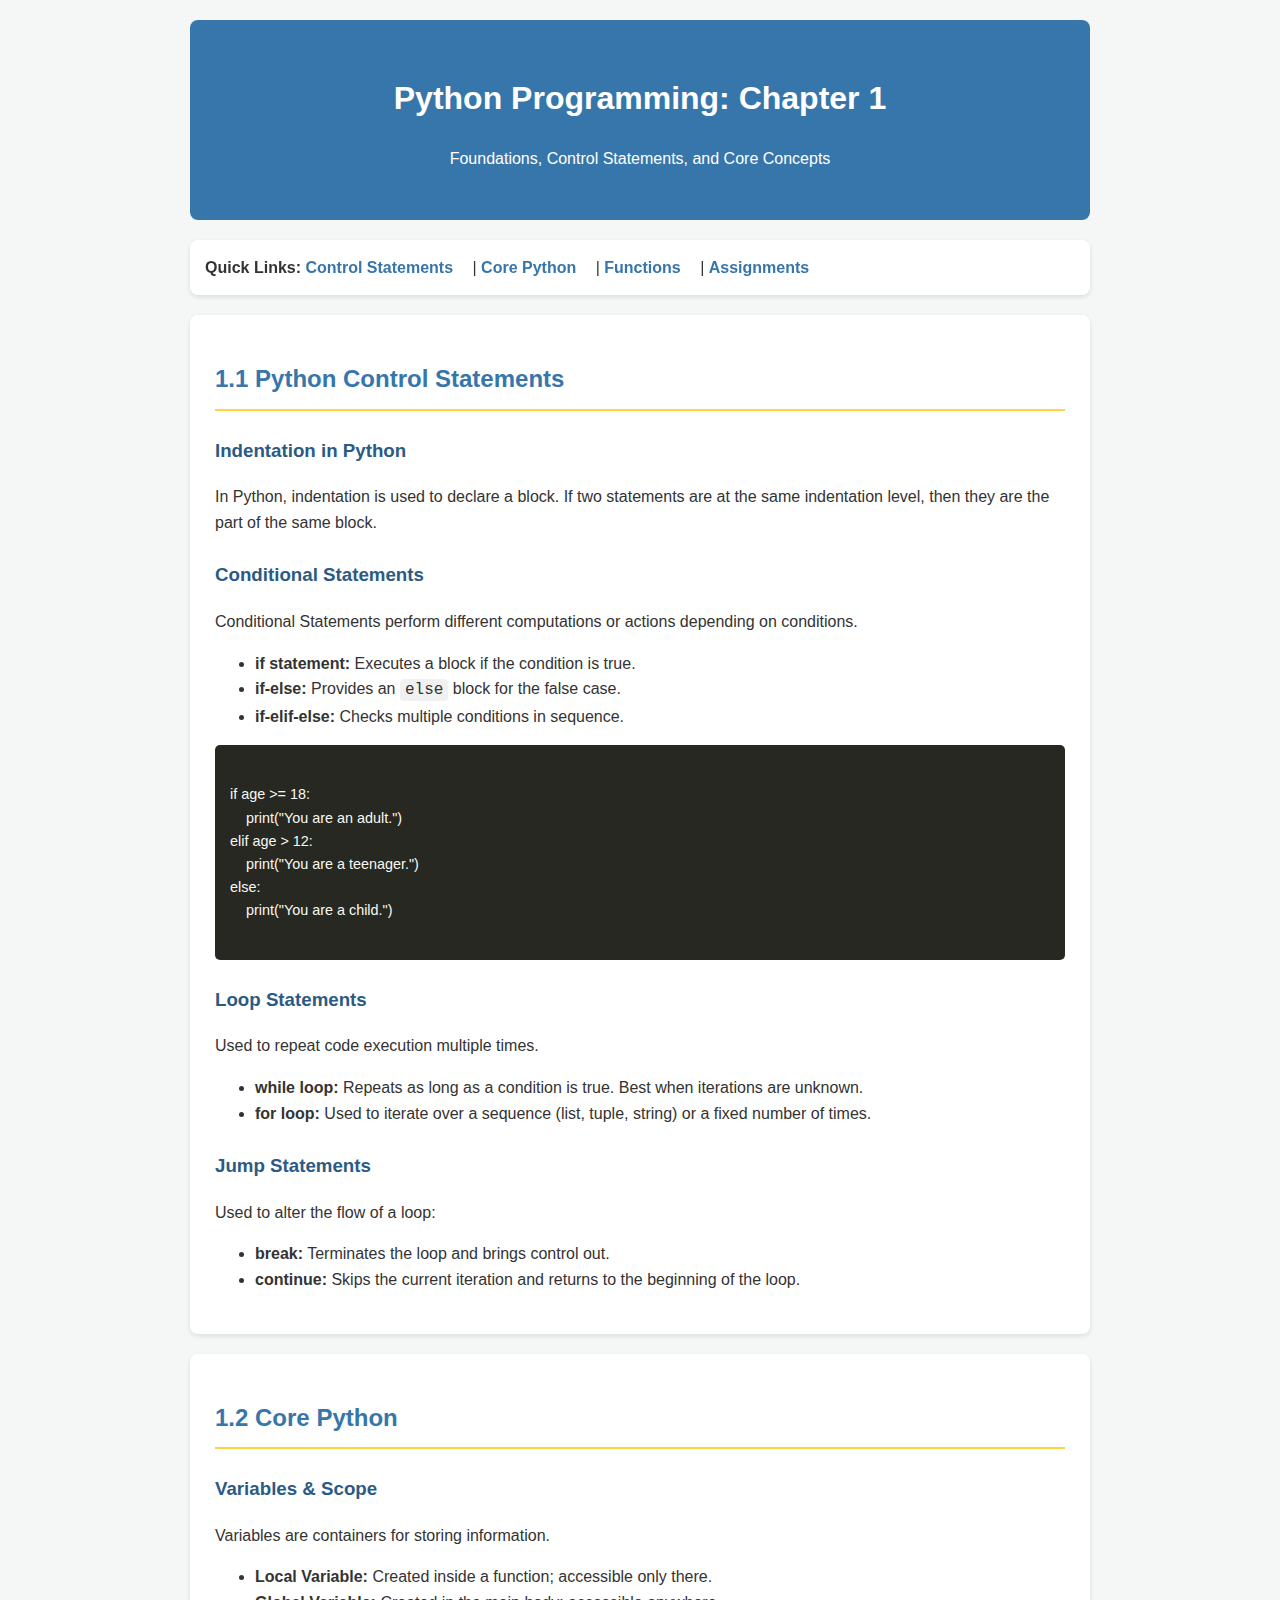
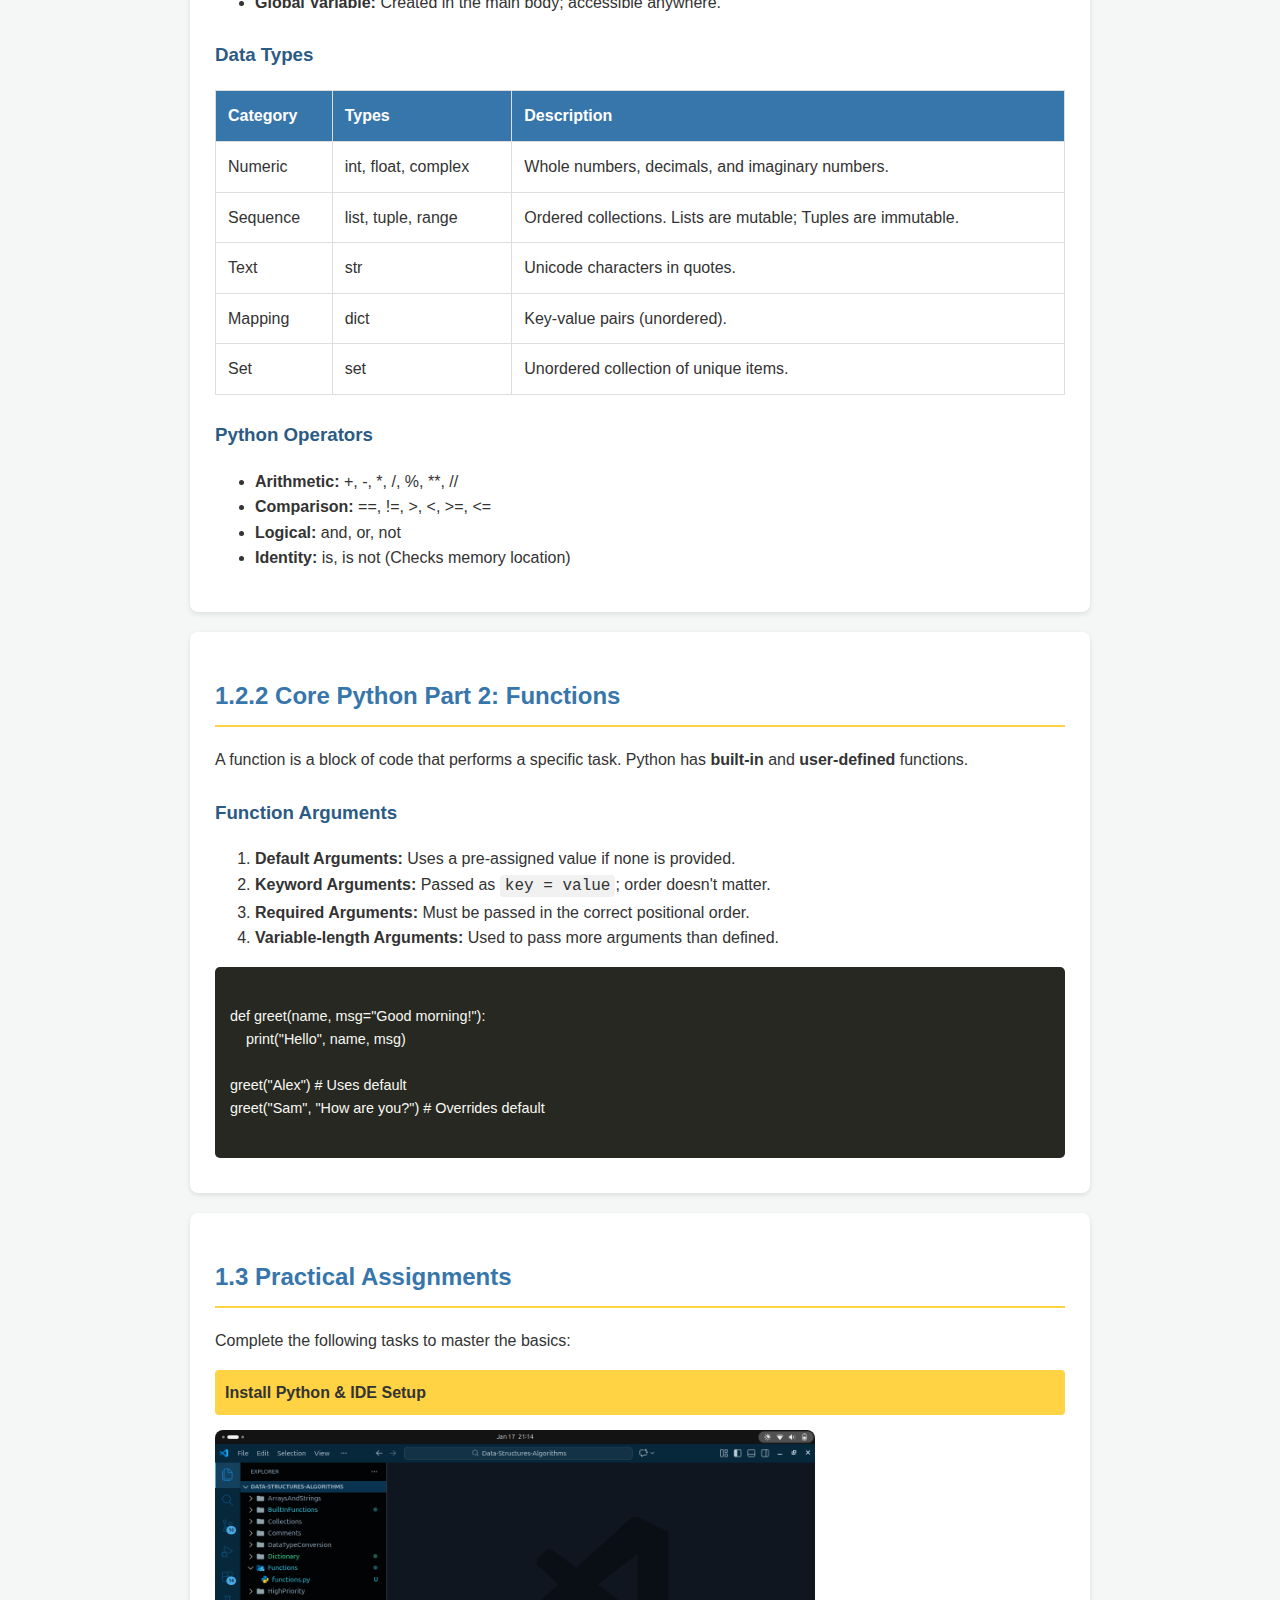
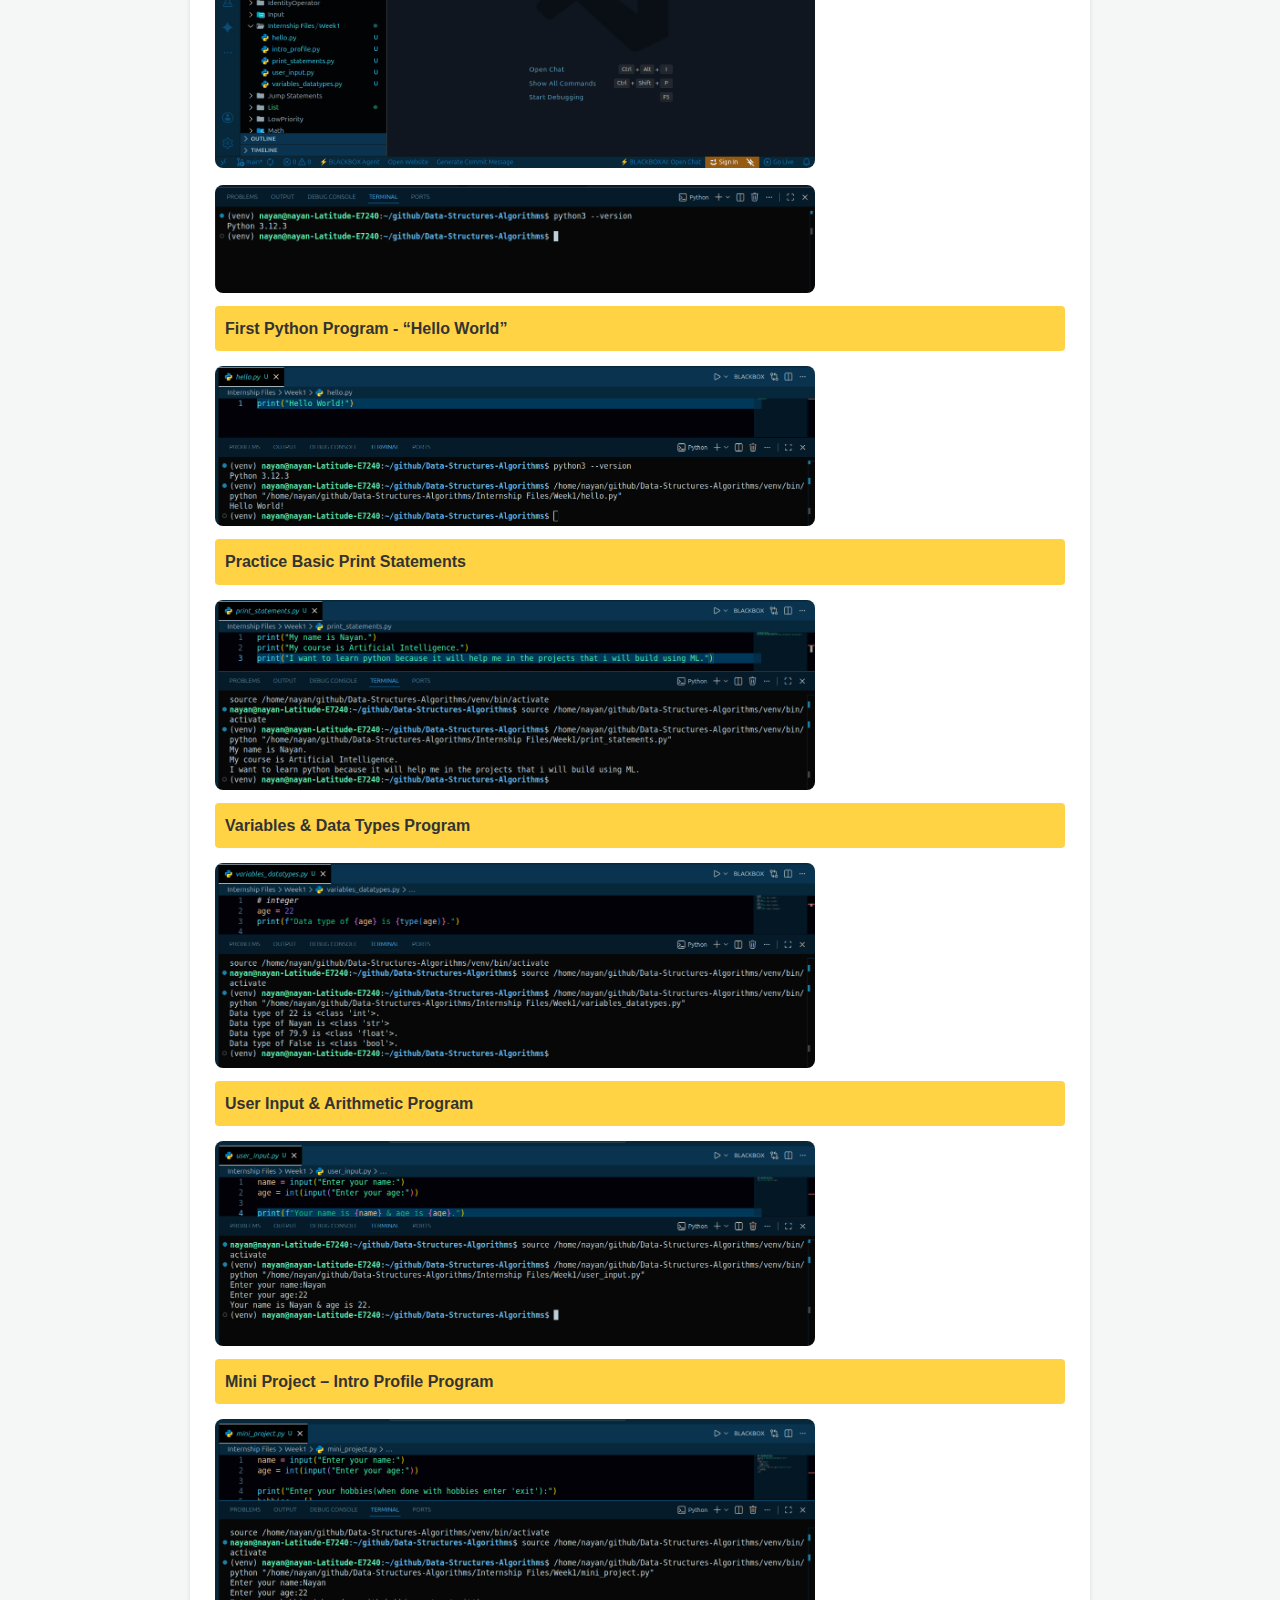
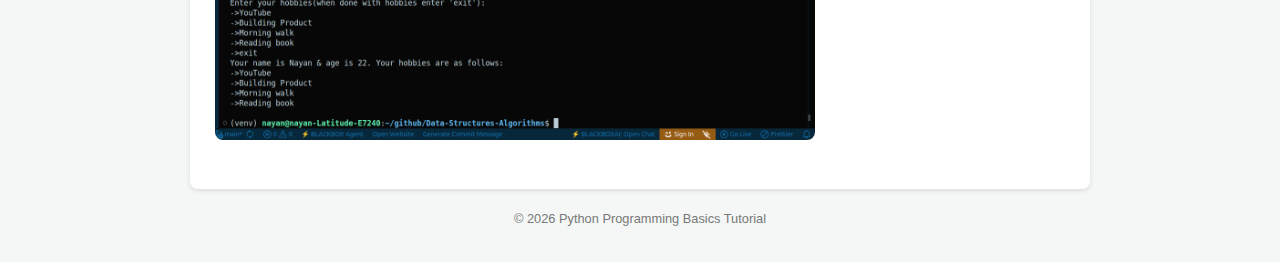
<file: internship/week1.html>
<!DOCTYPE html>
<html lang="en">
<head>
    <meta charset="UTF-8">
    <meta name="viewport" content="width=device-width, initial-scale=1.0">
    <title>Chapter 1: Basics of Python Programming</title>
    <style>
        body {
            font-family: 'Segoe UI', Tahoma, Geneva, Verdana, sans-serif;
            line-height: 1.6;
            color: #333;
            max-width: 900px;
            margin: 0 auto;
            padding: 20px;
            background-color: #f4f7f6;
        }
        header {
            background: #3776ab;
            color: white;
            padding: 2rem;
            text-align: center;
            border-radius: 8px;
            margin-bottom: 20px;
        }
        nav {
            background: #fff;
            padding: 15px;
            border-radius: 8px;
            box-shadow: 0 2px 5px rgba(0,0,0,0.1);
            margin-bottom: 20px;
            position: sticky;
            top: 10px;
        }
        nav a {
            margin-right: 15px;
            text-decoration: none;
            color: #3776ab;
            font-weight: bold;
        }
        section {
            background: white;
            padding: 25px;
            margin-bottom: 20px;
            border-radius: 8px;
            box-shadow: 0 2px 5px rgba(0,0,0,0.1);
        }
        h2 {
            color: #3776ab;
            border-bottom: 2px solid #ffd343;
            padding-bottom: 10px;
        }
        h3 {
            color: #2b5b84;
            margin-top: 25px;
        }
        code {
            background: #f1f1f1;
            padding: 2px 5px;
            border-radius: 4px;
            font-family: 'Courier New', Courier, monospace;
        }
        .code-block {
            background: #272822;
            color: #f8f8f2;
            padding: 15px;
            border-radius: 5px;
            overflow-x: auto;
            display: block;
            white-space: pre;
            margin: 10px 0;
            font-size: 0.9em;
        }
        .output-block {
            background: #e8e8e8;
            border-left: 5px solid #4caf50;
            padding: 10px;
            margin: 10px 0;
            font-style: italic;
        }
        table {
            width: 100%;
            border-collapse: collapse;
            margin: 20px 0;
        }
        table, th, td {
            border: 1px solid #ddd;
        }
        th, td {
            padding: 12px;
            text-align: left;
        }
        th {
            background-color: #3776ab;
            color: white;
        }
        .assignment-list {
            list-style: none;
            padding: 0;
        }
        .assignment-list li {
            background: #ffd343;
            margin: 5px 0;
            padding: 10px;
            border-radius: 4px;
            font-weight: bold;
        }
    </style>
</head>
<body>

<header>
    <h1>Python Programming: Chapter 1</h1>
    <p>Foundations, Control Statements, and Core Concepts</p>
</header>

<nav>
    <strong>Quick Links:</strong> 
    <a href="#control-statements">Control Statements</a> | 
    <a href="#core-python">Core Python</a> | 
    <a href="#functions">Functions</a> | 
    <a href="#assignments">Assignments</a>
</nav>

<section id="control-statements">
    <h2>1.1 Python Control Statements</h2>
    
    <h3>Indentation in Python</h3>
    <p>In Python, indentation is used to declare a block. If two statements are at the same indentation level, then they are the part of the same block.</p>
    
    

    <h3>Conditional Statements</h3>
    <p>Conditional Statements perform different computations or actions depending on conditions.</p>
    <ul>
        <li><strong>if statement:</strong> Executes a block if the condition is true.</li>
        <li><strong>if-else:</strong> Provides an <code>else</code> block for the false case.</li>
        <li><strong>if-elif-else:</strong> Checks multiple conditions in sequence.</li>
    </ul>

    <div class="code-block">
if age >= 18:
    print("You are an adult.")
elif age > 12:
    print("You are a teenager.")
else:
    print("You are a child.")
    </div>

    <h3>Loop Statements</h3>
    <p>Used to repeat code execution multiple times.</p>
    <ul>
        <li><strong>while loop:</strong> Repeats as long as a condition is true. Best when iterations are unknown.</li>
        <li><strong>for loop:</strong> Used to iterate over a sequence (list, tuple, string) or a fixed number of times.</li>
    </ul>

    <h3>Jump Statements</h3>
    <p>Used to alter the flow of a loop:</p>
    <ul>
        <li><strong>break:</strong> Terminates the loop and brings control out.</li>
        <li><strong>continue:</strong> Skips the current iteration and returns to the beginning of the loop.</li>
    </ul>
</section>

<section id="core-python">
    <h2>1.2 Core Python</h2>
    
    <h3>Variables & Scope</h3>
    <p>Variables are containers for storing information.</p>
    <ul>
        <li><strong>Local Variable:</strong> Created inside a function; accessible only there.</li>
        <li><strong>Global Variable:</strong> Created in the main body; accessible anywhere.</li>
    </ul>

    <h3>Data Types</h3>
    <table>
        <tr>
            <th>Category</th>
            <th>Types</th>
            <th>Description</th>
        </tr>
        <tr>
            <td>Numeric</td>
            <td>int, float, complex</td>
            <td>Whole numbers, decimals, and imaginary numbers.</td>
        </tr>
        <tr>
            <td>Sequence</td>
            <td>list, tuple, range</td>
            <td>Ordered collections. Lists are mutable; Tuples are immutable.</td>
        </tr>
        <tr>
            <td>Text</td>
            <td>str</td>
            <td>Unicode characters in quotes.</td>
        </tr>
        <tr>
            <td>Mapping</td>
            <td>dict</td>
            <td>Key-value pairs (unordered).</td>
        </tr>
        <tr>
            <td>Set</td>
            <td>set</td>
            <td>Unordered collection of unique items.</td>
        </tr>
    </table>

    

    <h3>Python Operators</h3>
    <ul>
        <li><strong>Arithmetic:</strong> +, -, *, /, %, **, //</li>
        <li><strong>Comparison:</strong> ==, !=, &gt;, &lt;, &gt;=, &lt;=</li>
        <li><strong>Logical:</strong> and, or, not</li>
        <li><strong>Identity:</strong> is, is not (Checks memory location)</li>
    </ul>
</section>

<section id="functions">
    <h2>1.2.2 Core Python Part 2: Functions</h2>
    <p>A function is a block of code that performs a specific task. Python has <strong>built-in</strong> and <strong>user-defined</strong> functions.</p>
    
    <h3>Function Arguments</h3>
    <ol>
        <li><strong>Default Arguments:</strong> Uses a pre-assigned value if none is provided.</li>
        <li><strong>Keyword Arguments:</strong> Passed as <code>key = value</code>; order doesn't matter.</li>
        <li><strong>Required Arguments:</strong> Must be passed in the correct positional order.</li>
        <li><strong>Variable-length Arguments:</strong> Used to pass more arguments than defined.</li>
    </ol>

    <div class="code-block">
def greet(name, msg="Good morning!"):
    print("Hello", name, msg)

greet("Alex") # Uses default
greet("Sam", "How are you?") # Overrides default
    </div>
</section>

<section id="assignments">
    <h2>1.3 Practical Assignments</h2>
    <p>Complete the following tasks to master the basics:</p>
    <ul class="assignment-list">
        <li>Install Python & IDE Setup</li>
        <img src="./week1_imgs/IDEA_setup.png" style="width:100%; max-width:600px; height:auto; border-radius:8px; margin-top:10px;">
        <img src="./week1_imgs/python_version.png" style="width:100%; max-width:600px; height:auto; border-radius:8px; margin-top:10px;">

        <li>First Python Program - “Hello World”</li>
        <img src="./week1_imgs/hello_word.png" style="width:100%; max-width:600px; height:auto; border-radius:8px; margin-top:10px;">

        <li>Practice Basic Print Statements</li>
        <img src="./week1_imgs/print_statements.png" style="width:100%; max-width:600px; height:auto; border-radius:8px; margin-top:10px;">

        <li>Variables & Data Types Program</li>
        <img src="./week1_imgs/variables_datatypes.png" style="width:100%; max-width:600px; height:auto; border-radius:8px; margin-top:10px;">

        <li>User Input & Arithmetic Program</li>
        <img src="./week1_imgs/user_input.png" style="width:100%; max-width:600px; height:auto; border-radius:8px; margin-top:10px;">

        <li>Mini Project – Intro Profile Program</li>
        <img src="./week1_imgs/mini_project.png" style="width:100%; max-width:600px; height:auto; border-radius:8px; margin-top:10px;">
    </ul>
</section>

<footer>
    <p style="text-align: center; color: #777; font-size: 0.8em;">&copy; 2026 Python Programming Basics Tutorial</p>
</footer>

</body>
</html>
</file>
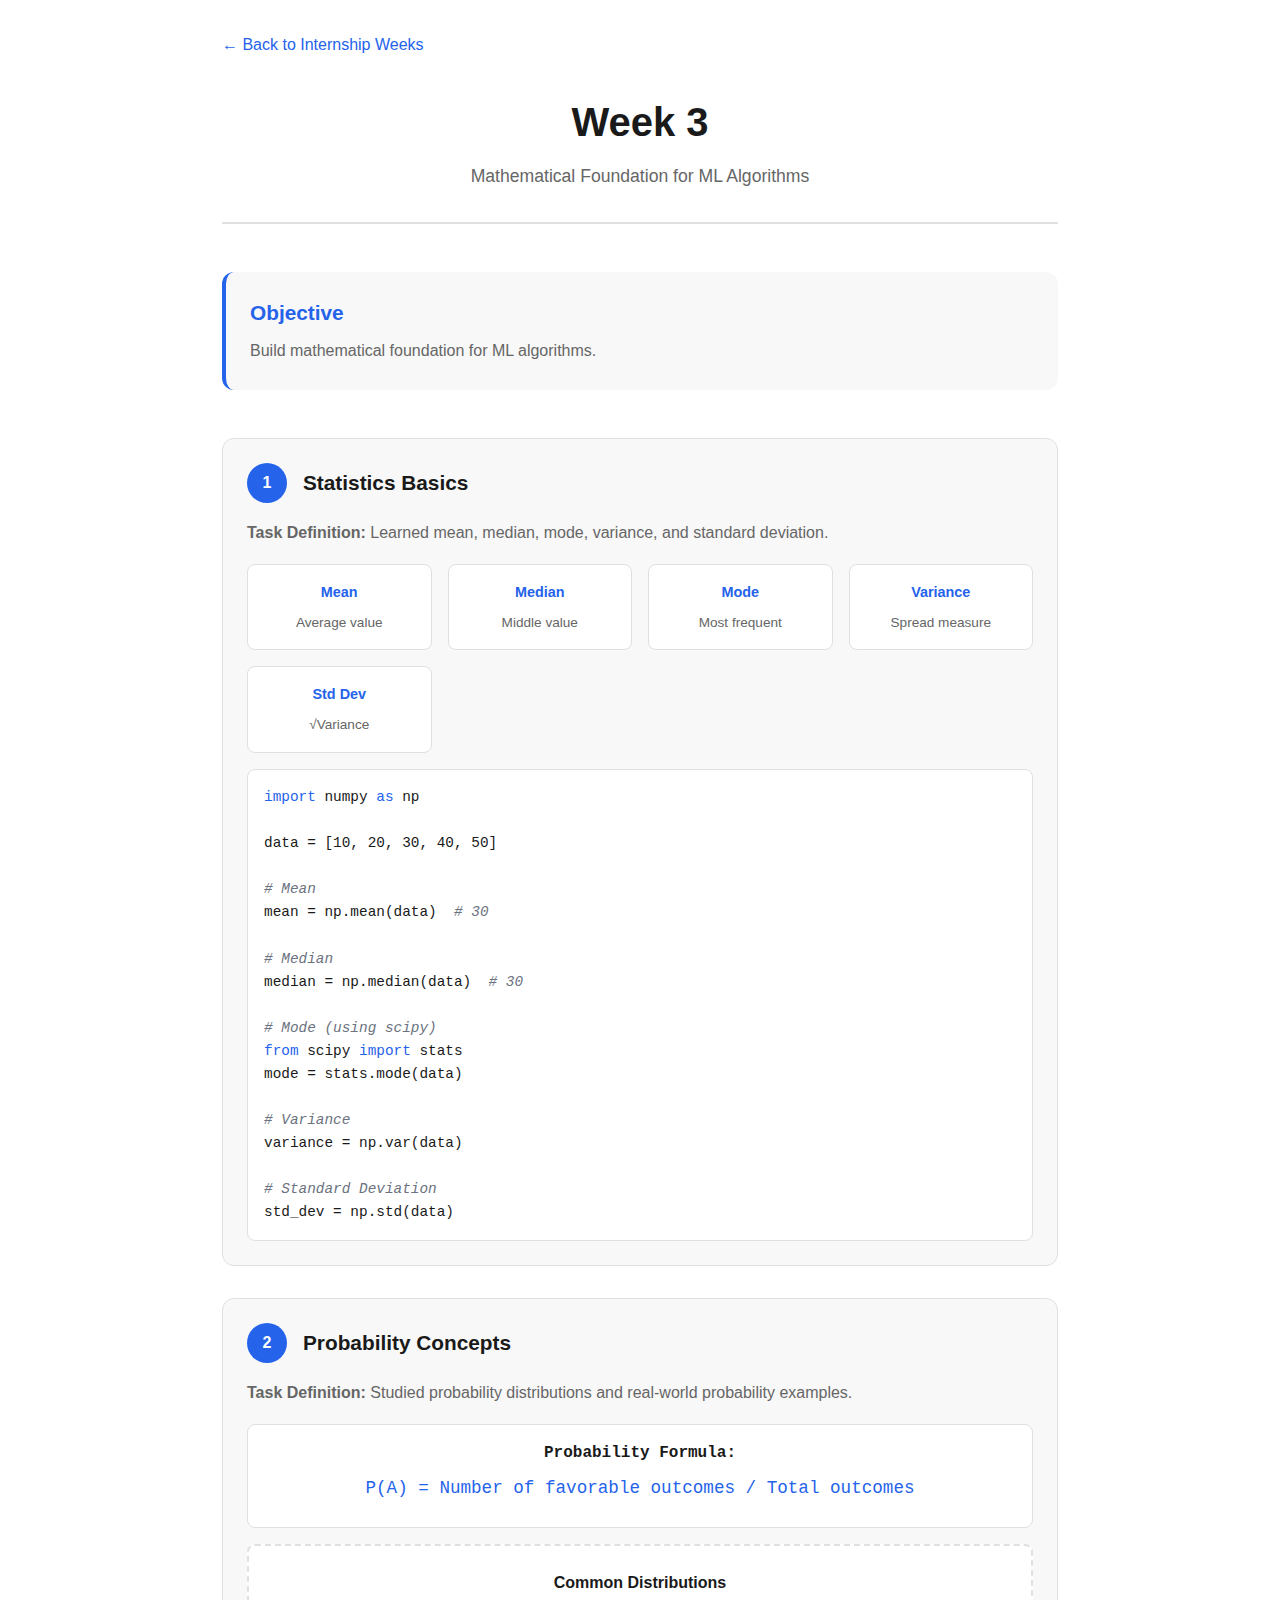
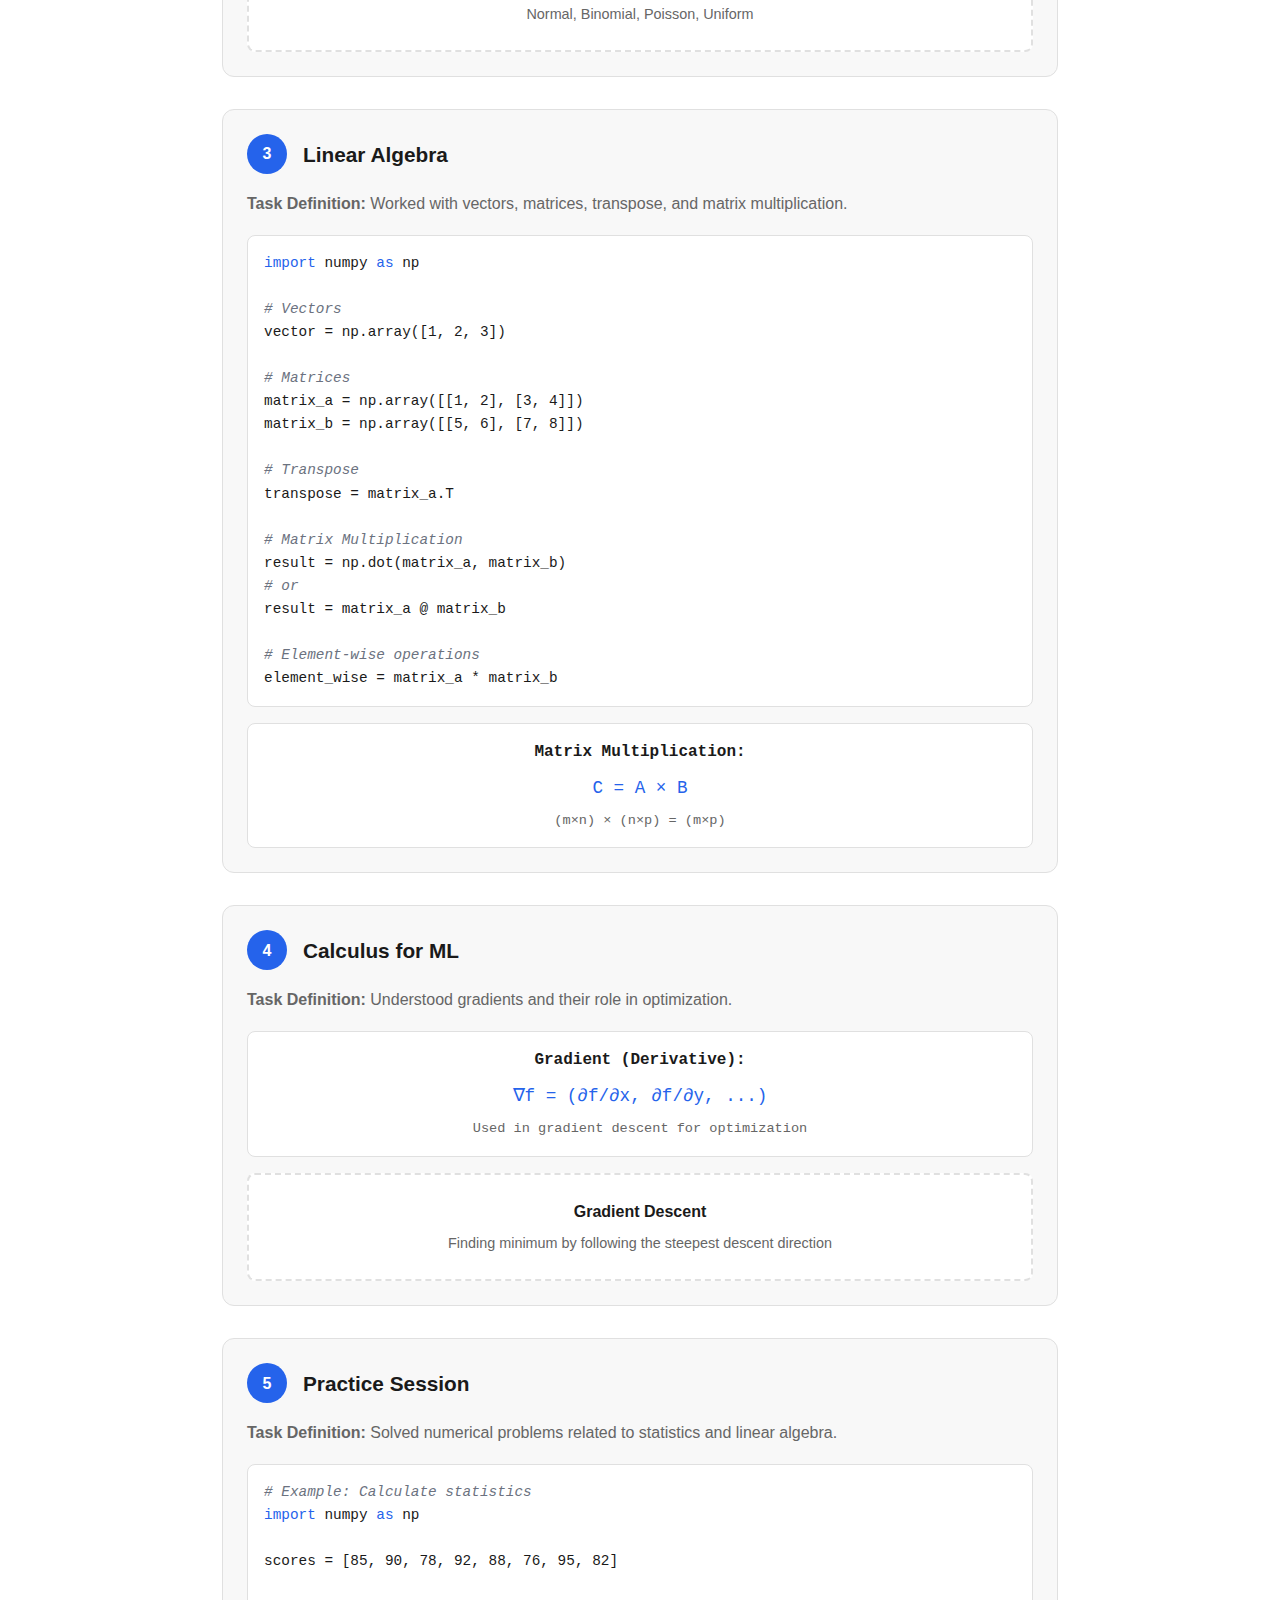
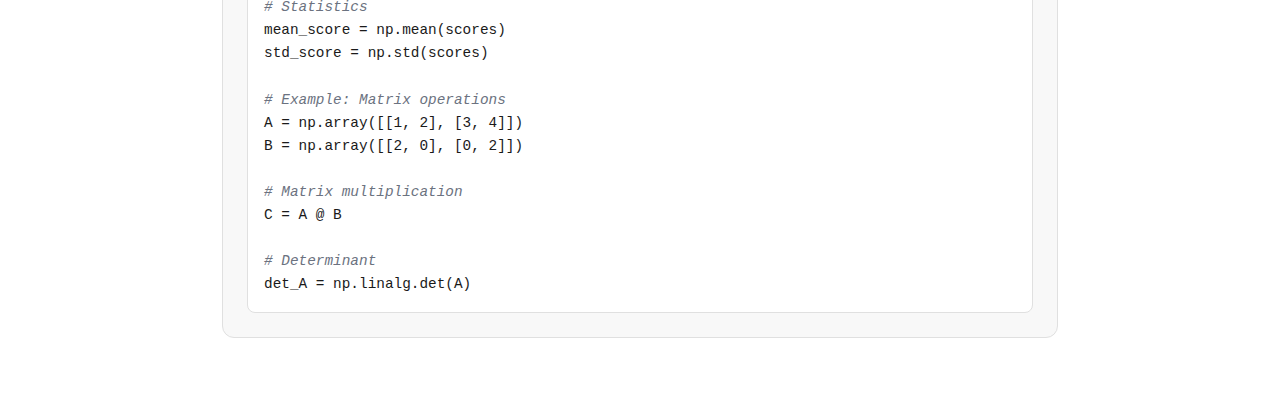
<file: internship/week3.html>
<!DOCTYPE html>
<html lang="en">

<head>
    <meta charset="UTF-8">
    <meta name="viewport" content="width=device-width, initial-scale=1.0">
    <title>Week 3 - Mathematical Foundation for ML</title>
    <link rel="stylesheet" href="../style.css">
    <style>
        .week-container {
            max-width: 900px;
            margin: 0 auto;
            padding: 2rem;
        }

        .week-header {
            text-align: center;
            margin-bottom: 3rem;
            padding-bottom: 2rem;
            border-bottom: 2px solid var(--border-color);
        }

        .week-header h1 {
            font-size: 2.5rem;
            color: var(--text-color);
            margin-bottom: 0.5rem;
        }

        .week-header .subtitle {
            color: var(--text-secondary);
            font-size: 1.1rem;
        }

        .objective {
            background: var(--card-bg);
            padding: 1.5rem;
            border-radius: 12px;
            border-left: 4px solid var(--accent-color);
            margin-bottom: 3rem;
        }

        .objective h2 {
            color: var(--accent-color);
            margin-bottom: 0.5rem;
            font-size: 1.3rem;
        }

        .objective p {
            color: var(--text-secondary);
            line-height: 1.8;
        }

        .day-card {
            background: var(--card-bg);
            padding: 1.5rem;
            border-radius: 12px;
            margin-bottom: 2rem;
            border: 1px solid var(--border-color);
            transition: transform 0.2s ease, box-shadow 0.2s ease;
        }

        .day-card:hover {
            transform: translateY(-2px);
            box-shadow: 0 4px 12px rgba(0, 0, 0, 0.1);
        }

        .day-header {
            display: flex;
            align-items: center;
            gap: 1rem;
            margin-bottom: 1rem;
        }

        .day-number {
            background: var(--accent-color);
            color: white;
            width: 40px;
            height: 40px;
            border-radius: 50%;
            display: flex;
            align-items: center;
            justify-content: center;
            font-weight: bold;
            flex-shrink: 0;
        }

        .day-title {
            font-size: 1.3rem;
            color: var(--text-color);
            margin: 0;
        }

        .task-definition {
            color: var(--text-secondary);
            line-height: 1.8;
            margin-top: 0.5rem;
        }

        .code-snippet {
            background: var(--bg-color);
            border: 1px solid var(--border-color);
            border-radius: 8px;
            padding: 1rem;
            margin-top: 1rem;
            overflow-x: auto;
            font-family: 'Courier New', monospace;
            font-size: 0.9rem;
        }

        .code-snippet pre {
            margin: 0;
            color: var(--text-color);
        }

        .code-snippet .keyword {
            color: #2563eb;
        }

        .code-snippet .string {
            color: #059669;
        }

        .code-snippet .comment {
            color: #6b7280;
            font-style: italic;
        }

        .back-link {
            display: inline-block;
            margin-bottom: 2rem;
            color: var(--accent-color);
            text-decoration: none;
            font-weight: 500;
            transition: opacity 0.2s ease;
        }

        .back-link:hover {
            opacity: 0.7;
        }

        .visual-box {
            background: var(--bg-color);
            border: 2px dashed var(--border-color);
            border-radius: 8px;
            padding: 1.5rem;
            margin-top: 1rem;
            text-align: center;
        }

        .visual-box h4 {
            color: var(--text-color);
            margin-bottom: 0.5rem;
        }

        .visual-box p {
            color: var(--text-secondary);
            font-size: 0.9rem;
        }

        .formula-box {
            background: var(--bg-color);
            border: 1px solid var(--border-color);
            border-radius: 8px;
            padding: 1rem;
            margin-top: 1rem;
            text-align: center;
            font-family: 'Courier New', monospace;
        }

        .formula-box .formula {
            color: var(--accent-color);
            font-size: 1.1rem;
            margin: 0.5rem 0;
        }

        .stats-grid {
            display: grid;
            grid-template-columns: repeat(auto-fit, minmax(150px, 1fr));
            gap: 1rem;
            margin-top: 1rem;
        }

        .stat-item {
            background: var(--bg-color);
            border: 1px solid var(--border-color);
            border-radius: 8px;
            padding: 1rem;
            text-align: center;
        }

        .stat-item h4 {
            color: var(--accent-color);
            margin-bottom: 0.5rem;
            font-size: 0.9rem;
        }

        .stat-item p {
            color: var(--text-secondary);
            font-size: 0.85rem;
        }
    </style>
</head>

<body>
    <div class="week-container">
        <a href="../final_year_internship.html" class="back-link">← Back to Internship Weeks</a>

        <div class="week-header">
            <h1>Week 3</h1>
            <p class="subtitle">Mathematical Foundation for ML Algorithms</p>
        </div>

        <div class="objective">
            <h2>Objective</h2>
            <p>Build mathematical foundation for ML algorithms.</p>
        </div>

        <div class="day-card">
            <div class="day-header">
                <div class="day-number">1</div>
                <h3 class="day-title">Statistics Basics</h3>
            </div>
            <div class="task-definition">
                <strong>Task Definition:</strong> Learned mean, median, mode, variance, and standard deviation.
            </div>
            <div class="stats-grid">
                <div class="stat-item">
                    <h4>Mean</h4>
                    <p>Average value</p>
                </div>
                <div class="stat-item">
                    <h4>Median</h4>
                    <p>Middle value</p>
                </div>
                <div class="stat-item">
                    <h4>Mode</h4>
                    <p>Most frequent</p>
                </div>
                <div class="stat-item">
                    <h4>Variance</h4>
                    <p>Spread measure</p>
                </div>
                <div class="stat-item">
                    <h4>Std Dev</h4>
                    <p>√Variance</p>
                </div>
            </div>
            <div class="code-snippet">
                <pre><span class="keyword">import</span> numpy <span class="keyword">as</span> np

data = [10, 20, 30, 40, 50]

<span class="comment"># Mean</span>
mean = np.mean(data)  <span class="comment"># 30</span>

<span class="comment"># Median</span>
median = np.median(data)  <span class="comment"># 30</span>

<span class="comment"># Mode (using scipy)</span>
<span class="keyword">from</span> scipy <span class="keyword">import</span> stats
mode = stats.mode(data)

<span class="comment"># Variance</span>
variance = np.var(data)

<span class="comment"># Standard Deviation</span>
std_dev = np.std(data)</pre>
            </div>
        </div>

        <div class="day-card">
            <div class="day-header">
                <div class="day-number">2</div>
                <h3 class="day-title">Probability Concepts</h3>
            </div>
            <div class="task-definition">
                <strong>Task Definition:</strong> Studied probability distributions and real-world probability examples.
            </div>
            <div class="formula-box">
                <p><strong>Probability Formula:</strong></p>
                <div class="formula">P(A) = Number of favorable outcomes / Total outcomes</div>
            </div>
            <div class="visual-box">
                <h4>Common Distributions</h4>
                <p>Normal, Binomial, Poisson, Uniform</p>
            </div>
        </div>

        <div class="day-card">
            <div class="day-header">
                <div class="day-number">3</div>
                <h3 class="day-title">Linear Algebra</h3>
            </div>
            <div class="task-definition">
                <strong>Task Definition:</strong> Worked with vectors, matrices, transpose, and matrix multiplication.
            </div>
            <div class="code-snippet">
                <pre><span class="keyword">import</span> numpy <span class="keyword">as</span> np

<span class="comment"># Vectors</span>
vector = np.array([1, 2, 3])

<span class="comment"># Matrices</span>
matrix_a = np.array([[1, 2], [3, 4]])
matrix_b = np.array([[5, 6], [7, 8]])

<span class="comment"># Transpose</span>
transpose = matrix_a.T

<span class="comment"># Matrix Multiplication</span>
result = np.dot(matrix_a, matrix_b)
<span class="comment"># or</span>
result = matrix_a @ matrix_b

<span class="comment"># Element-wise operations</span>
element_wise = matrix_a * matrix_b</pre>
            </div>
            <div class="formula-box">
                <p><strong>Matrix Multiplication:</strong></p>
                <div class="formula">C = A × B</div>
                <p style="font-size: 0.85rem; color: var(--text-secondary); margin-top: 0.5rem;">
                    (m×n) × (n×p) = (m×p)
                </p>
            </div>
        </div>

        <div class="day-card">
            <div class="day-header">
                <div class="day-number">4</div>
                <h3 class="day-title">Calculus for ML</h3>
            </div>
            <div class="task-definition">
                <strong>Task Definition:</strong> Understood gradients and their role in optimization.
            </div>
            <div class="formula-box">
                <p><strong>Gradient (Derivative):</strong></p>
                <div class="formula">∇f = (∂f/∂x, ∂f/∂y, ...)</div>
                <p style="font-size: 0.85rem; color: var(--text-secondary); margin-top: 0.5rem;">
                    Used in gradient descent for optimization
                </p>
            </div>
            <div class="visual-box">
                <h4>Gradient Descent</h4>
                <p>Finding minimum by following the steepest descent direction</p>
            </div>
        </div>

        <div class="day-card">
            <div class="day-header">
                <div class="day-number">5</div>
                <h3 class="day-title">Practice Session</h3>
            </div>
            <div class="task-definition">
                <strong>Task Definition:</strong> Solved numerical problems related to statistics and linear algebra.
            </div>
            <div class="code-snippet">
                <pre><span class="comment"># Example: Calculate statistics</span>
<span class="keyword">import</span> numpy <span class="keyword">as</span> np

scores = [85, 90, 78, 92, 88, 76, 95, 82]

<span class="comment"># Statistics</span>
mean_score = np.mean(scores)
std_score = np.std(scores)

<span class="comment"># Example: Matrix operations</span>
A = np.array([[1, 2], [3, 4]])
B = np.array([[2, 0], [0, 2]])

<span class="comment"># Matrix multiplication</span>
C = A @ B

<span class="comment"># Determinant</span>
det_A = np.linalg.det(A)</pre>
            </div>
        </div>
    </div>
</body>

</html>
</file>
<file: style.css>
:root {
  --bg-color: #ffffff;
  --text-color: #1a1a1a;
  --text-secondary: #666666;
  --header-bg: rgba(255, 255, 255, 0.8);
  --card-bg: #f8f8f8;
  --border-color: #e0e0e0;
  --accent-color: #2563eb;
  --tag-bg: #e5e7eb;
  --tag-text: #374151;
  --toggle-bg: #ff6b35;
  --toggle-circle: #ffffff;
  --hamburger-color: #1a1a1a;
  --hamburger-card-edges-shaddow : rgba(18, 105, 219, 0.5);
  --hamburger-card-hover: #f8f9fa;
}

[data-theme="dark"] {
  --bg-color: #0a0a0a;
  --text-color: #f0f0f0;
  --text-secondary: #a0a0a0;
  --header-bg: rgba(18, 18, 18, 0.8);
  --card-bg: #1a1a1a;
  --border-color: #2a2a2a;
  --accent-color: #3b82f6;
  --tag-bg: #2a2a2a;
  --tag-text: #d1d5db;
  --toggle-bg: #1a1a1a;
  --toggle-circle: #ffffff;
  --hamburger-color: #ecf1f4;
  --hamburger-card-edges-shaddow : rgba(22, 22, 22, 0.5);
  --hamburger-card-hover: #474747;
}

* {
  margin: 0;
  padding: 0;
  box-sizing: border-box;
}

body {
  font-family: -apple-system, BlinkMacSystemFont, "Segoe UI", Roboto, Oxygen,
    Ubuntu, Cantarell, sans-serif;
  background-color: var(--bg-color);
  color: var(--text-color);
  line-height: 1.6;
  transition: background-color 0.3s ease, color 0.3s ease;
}

header {
  position: fixed;
  top: 0;
  left: 0;
  right: 0;
  background: var(--header-bg);
  backdrop-filter: blur(10px);
  -webkit-backdrop-filter: blur(10px);
  border-bottom: 1px solid var(--border-color);
  z-index: 1000;
  transition: all 0.3s ease;
}

.header-content {
  max-width: 1200px;
  margin: 0 auto;
  padding: 1rem 2rem;
  display: flex;
  justify-content: space-between;
  align-items: center;
}

.logo {
  font-size: 1.25rem;
  font-weight: 600;
  color: var(--text-color);
}

nav {
  display: flex;
  align-items: center;
  gap: 1.5rem;
}

nav a {
  color: var(--text-color);
  text-decoration: none;
  font-size: 0.95rem;
  transition: opacity 0.2s ease;
}

nav a:hover {
  opacity: 0.7;
}

#theme-toggle {
  position: relative;
  width: 64px;
  height: 34px;
  background: #ffffff;
  border: 2px solid #000000;
  border-radius: 17px;
  cursor: pointer;
  transition: all 0.3s ease;
  padding: 0;
  overflow: visible;
}

[data-theme="dark"] #theme-toggle {
  background: #000000;
  border-color: #000000;
}

#theme-toggle::before {
  content: "";
  position: absolute;
  top: 3px;
  left: 3px;
  width: 24px;
  height: 24px;
  background: #000000;
  border-radius: 50%;
  transition: transform 0.3s ease, background-color 0.3s ease;
  z-index: 2;
}

[data-theme="dark"] #theme-toggle::before {
  transform: translateX(30px);
  background: #ffffff;
}

#theme-toggle svg {
  position: absolute;
  top: 50%;
  transform: translateY(-50%);
  transition: opacity 0.3s ease;
  pointer-events: none;
}

.sun-icon {
  left: 35px;
  opacity: 1;
  stroke: #000000;
}

.moon-icon {
  left: 7px;
  opacity: 0;
  stroke: #ffffff;
}

[data-theme="dark"] .sun-icon {
  opacity: 0;
}

[data-theme="dark"] .moon-icon {
  opacity: 1;
}

main {
  max-width: 1200px;
  margin: 0 auto;
  padding: 6rem 2rem 2rem;
}

.intro {
  margin-bottom: 4rem;
}

.profile-section {
  display: flex;
  gap: 2rem;
  align-items: flex-start;
}

.profile-photo {
  flex-shrink: 0;
}

.profile-photo img {
  width: 200px;
  height: 200px;
  object-fit: cover;
  border-radius: 50%;
}

.contact-info h2 {
  font-size: 1.75rem;
  margin-bottom: 0.5rem;
  color: var(--text-color);
}

.contact-info p {
  color: var(--text-secondary);
  margin-bottom: 1rem;
  font-size: 1rem;
}

.contact-links {
  display: flex;
  gap: 1rem;
  flex-wrap: wrap;
}

.contact-links a {
  color: var(--accent-color);
  text-decoration: none;
  font-weight: 500;
  transition: opacity 0.2s ease;
}

.contact-links a:hover {
  opacity: 0.7;
}

.projects {
  margin-bottom: 4rem;
}

.projects h2 {
  font-size: 2rem;
  margin-bottom: 2rem;
  color: var(--text-color);
}

.project-card {
  display: flex;
  gap: 2rem;
  margin-bottom: 3rem;
  padding: 1.5rem;
  background: var(--card-bg);
  border: 1px solid var(--border-color);
  border-radius: 12px;
  transition: transform 0.2s ease, box-shadow 0.2s ease;
}

.project-card:hover {
  transform: translateY(-2px);
}

.project-image {
  flex-shrink: 0;
  width: 280px;
}

.project-image img {
  width: 100%;
  height: 200px;
  object-fit: cover;
  border-radius: 8px;
  background: var(--border-color);
}

.project-details h3 {
  font-size: 1.35rem;
  margin-bottom: 0.75rem;
  color: var(--text-color);
}

.project-details p {
  color: var(--text-secondary);
  margin-bottom: 1rem;
  font-size: 0.95rem;
}

.project-tags {
  display: flex;
  gap: 0.5rem;
  flex-wrap: wrap;
  margin-bottom: 1rem;
}

.tag {
  padding: 0.35rem 0.75rem;
  background: var(--tag-bg);
  color: var(--tag-text);
  border-radius: 6px;
  font-size: 0.85rem;
  font-weight: 500;
}

.project-links {
  display: flex;
  gap: 1rem;
}

.btn-primary,
.btn-secondary {
  padding: 0.5rem 1.25rem;
  border-radius: 6px;
  text-decoration: none;
  font-weight: 500;
  font-size: 0.9rem;
  transition: opacity 0.2s ease;
  display: inline-block;
}

.btn-primary {
  background: var(--accent-color);
  color: white;
  border: none;
}

.btn-secondary {
  background: transparent;
  color: var(--accent-color);
  border: 1px solid var(--accent-color);
}

.btn-primary:hover,
.btn-secondary:hover {
  opacity: 0.8;
}

footer {
  text-align: center;
  padding: 3rem 2rem;
  border-top: 1px solid var(--border-color);
  margin-top: 4rem;
}

.footer-content h3 {
  font-size: 1.5rem;
  margin-bottom: 0.5rem;
  color: var(--text-color);
}

.footer-content p {
  color: var(--text-secondary);
  margin-bottom: 1.5rem;
}

.footer-links {
  display: flex;
  justify-content: center;
  gap: 2rem;
  margin-bottom: 1.5rem;
  flex-wrap: wrap;
}

.footer-links a {
  color: var(--accent-color);
  text-decoration: none;
  font-weight: 500;
  transition: opacity 0.2s ease;
}

.footer-links a:hover {
  opacity: 0.7;
}

.footer-email {
  color: var(--text-secondary);
  font-size: 0.95rem;
}

@media (max-width: 768px) {
  .header-content {
    padding: 1rem;
  }

  nav {
    gap: 1rem;
  }

  nav a {
    font-size: 0.85rem;
  }

  main {
    padding: 5rem 1rem 1rem;
  }

  .profile-section {
    flex-direction: column;
    align-items: center;
    text-align: center;
  }

  .contact-links {
    justify-content: center;
  }

  .project-card {
    flex-direction: column;
    padding: 1rem;
  }

  .project-image {
    width: 100%;
  }

  .project-links {
    flex-direction: column;
  }

  .btn-primary,
  .btn-secondary {
    text-align: center;
    width: 100%;
  }

  .footer-links {
    flex-direction: column;
    gap: 1rem;
  }
}

@media (max-width: 480px) {
  .logo {
    font-size: 1rem;
  }

  nav a {
    display: none;
  }

  .contact-info h2 {
    font-size: 1.5rem;
  }

  .projects h2 {
    font-size: 1.5rem;
  }

  .project-details h3 {
    font-size: 1.15rem;
  }
}

/* for toggle menu */
/* 1. Hide the raw checkbox */
.menu-toggle {
  display: none;
}

/* 2. Style the Hamburger Icon */
.hamburger {
  display: flex;
  flex-direction: column;
  gap: 5px;
  cursor: pointer;
  padding: 5px;
  z-index: 1001;
  /* --hamburger-color */

}

.hamburger span {
  width: 25px;
  height: 3px;
  background: var(--hamburger-color);
  border-radius: 5px;
  transition: 0.3s;
}

/* 3. Fix the Card and Text */
.menu-card {
  position: absolute;
  top: 60px;
  right: 5%;
  width: 250px;
  background-color: var(--card-bg); /* Uses #1a1a1a */
  color: var(--text-color); /* Uses #f0f0f0 */
  border-radius: 12px;
  border: 1px solid var(--border-color); /* Uses #2a2a2a */
  box-shadow: 0 5px 10px var(--hamburger-card-edges-shaddow);

  /* Animation states */
  opacity: 0;
  visibility: hidden;
  transform: translateY(-10px);
  transition: all 0.3s ease;
}

/* Fix: Remove bullets and padding that cause text cutoff */
.nav-links {
  color: var(--text-color);
  list-style: none; /* Removes the dots */
  padding: 10px 0; /* Clean vertical padding */
  margin: 0;
}

.nav-links li a {
  display: block;
  padding: 12px 20px;
  color: var(--text-color);
  text-decoration: none;
  font-family: sans-serif;
  font-size: 16px;
}

.nav-links li a:hover {
  background-color: var(--hamburger-card-hover);
}

/* 4. The Toggle Interaction */
.menu-toggle:checked ~ .menu-card {
  opacity: 1;
  visibility: visible;
  transform: translateY(0);
}

/*  */
</file>
<file: screen_shot_style.css>
/* Basic Reset to make sizing easier */
* {
    box-sizing: border-box;
    margin: 0;
    padding: 0;
}

body {
    display: flex;
    justify-content: center;
    align-items: center;
    min-height: 100vh;
    background-color: #f0f2f5;
    font-family: sans-serif;
    padding: 20px;
}

/* --- Main Viewer Container --- */
.viewer-container {
    background: #fff;
    padding: 20px;
    border-radius: 16px;
    border: 2px solid #333; /* Matching mockup border */
    width: 100%;
    max-width: 800px; /* Desktop constraint */
    box-shadow: 0 4px 12px rgba(0,0,0,0.1);
}

/* --- Top Preview Area --- */
.preview-area {
    position: relative;
    width: 100%;
    /* Establish an aspect ratio for the preview container. 
       Padding-top percentage is based on width (e.g., 60% = 5:3 ratio) */
    padding-top: 60%; 
    background-color: #eee;
    border-radius: 12px;
    border: 2px solid #333; /* Matching mockup inner border */
    overflow: hidden;
    margin-bottom: 20px;
}

/* The actual image inside the preview area */
#main-image {
    position: absolute;
    top: 0;
    left: 0;
    width: 100%;
    height: 100%;
    object-fit: cover; /* Ensures image fills the space nicely */
    transition: opacity 0.3s ease-in-out;
}

/* --- Buttons & Controls --- */
button {
    cursor: pointer;
    border: none;
    outline: none;
    background: rgba(0, 0, 0, 0.5);
    color: white;
    transition: background 0.2s;
}

button:hover {
    background: rgba(0, 0, 0, 0.8);
}

/* Navigation Arrows (Prev/Next) */
.nav-btn {
    position: absolute;
    top: 50%;
    transform: translateY(-50%);
    padding: 10px 15px;
    font-size: 24px;
    border-radius: 4px;
    z-index: 2; /* Ensure above image */
}

.prev-btn { left: 10px; }
.next-btn { right: 10px; }

/* Full Screen Button */
.fullscreen-btn {
    position: absolute;
    bottom: 15px;
    right: 15px;
    padding: 8px;
    border-radius: 8px; /* Squarish rounded corners per mockup */
    border: 2px solid #333;
    background: white;
    color: #333;
    display: flex;
    align-items: center;
    justify-content: center;
    z-index: 2;
}

.fullscreen-btn:hover {
    background: #eee;
}

/* --- Bottom Thumbnail Strip --- */
.thumbnail-strip {
    display: flex;
    gap: 15px;
    overflow-x: auto; /* Allows scrolling on mobile if many images */
    padding-bottom: 5px; /* Space for scrollbar */
    /* Hide scrollbar for cleaner look in some browsers */
    scrollbar-width: none; /* Firefox */
    -ms-overflow-style: none;  /* IE 10+ */
}
.thumbnail-strip::-webkit-scrollbar { /* WebKit */
    width: 0;
    height: 0;
}


.thumbnail {
    width: 80px;
    height: 80px;
    object-fit: cover;
    border-radius: 12px;
    border: 2px solid #ccc;
    cursor: pointer;
    opacity: 0.6;
    transition: all 0.2s ease;
    flex-shrink: 0; /* Prevents squishing on small screens */
}

.thumbnail:hover {
    opacity: 1;
}

/* Style for the currently selected thumbnail */
.thumbnail.active {
    opacity: 1;
    border-color: #333;
    transform: scale(1.05);
}


/* --- MOBILE RESPONSIVENESS --- */
@media (max-width: 600px) {
    .viewer-container {
        padding: 15px;
    }
    
    /* Make preview area slightly taller on mobile */
    .preview-area {
        padding-top: 75%; /* 4:3 aspect ratio */
    }

    .nav-btn {
        padding: 5px 10px;
        font-size: 18px;
    }

    .thumbnail {
        width: 60px;
        height: 60px;
        border-radius: 8px;
    }
}

/* --- Full Screen Mode Specific Styles --- */
/* When the preview-area is in full screen mode */
.preview-area:fullscreen {
    padding-top: 0; /* Remove aspect ratio padding */
    height: 100vh; /* Force full height */
    width: 100vw;
    background: black;
    border: none;
    border-radius: 0;
}

.preview-area:fullscreen #main-image {
    object-fit: contain; /* Ensure whole image is visible in FS mode */
}
</file>
